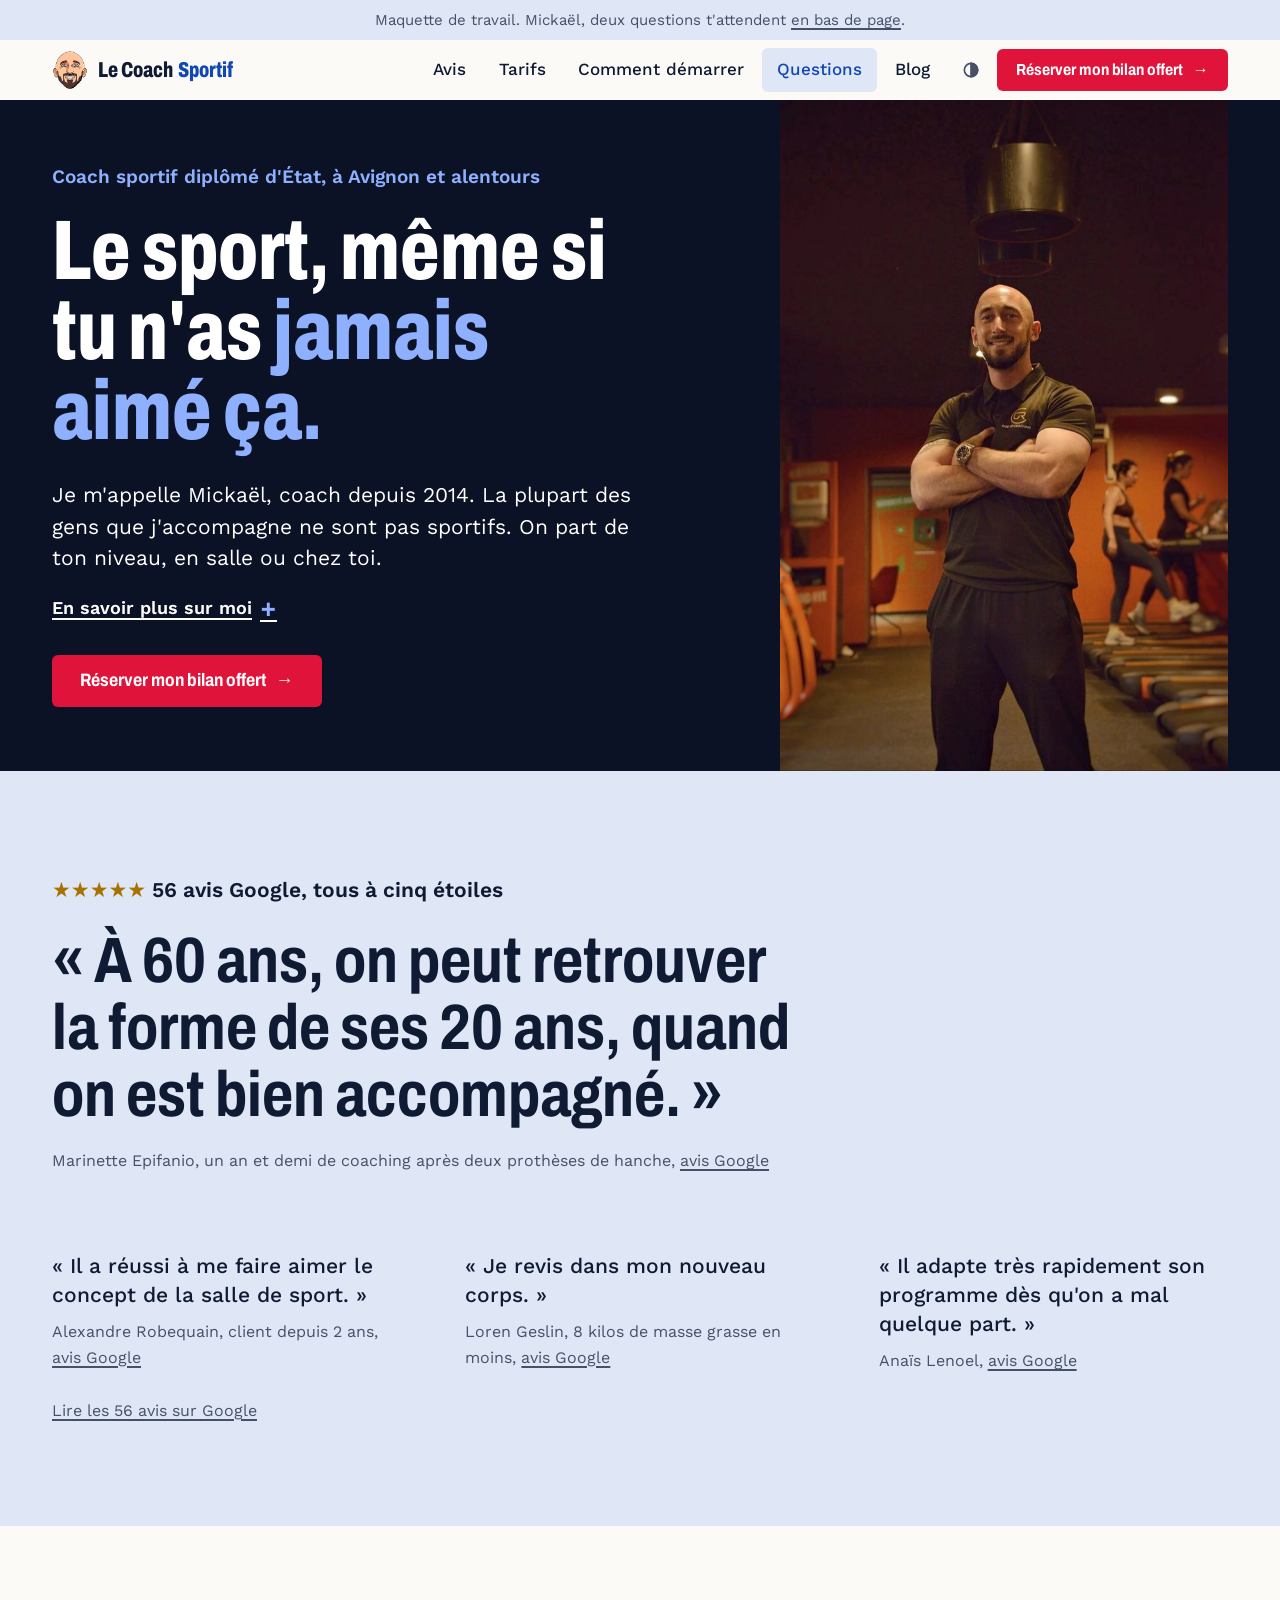
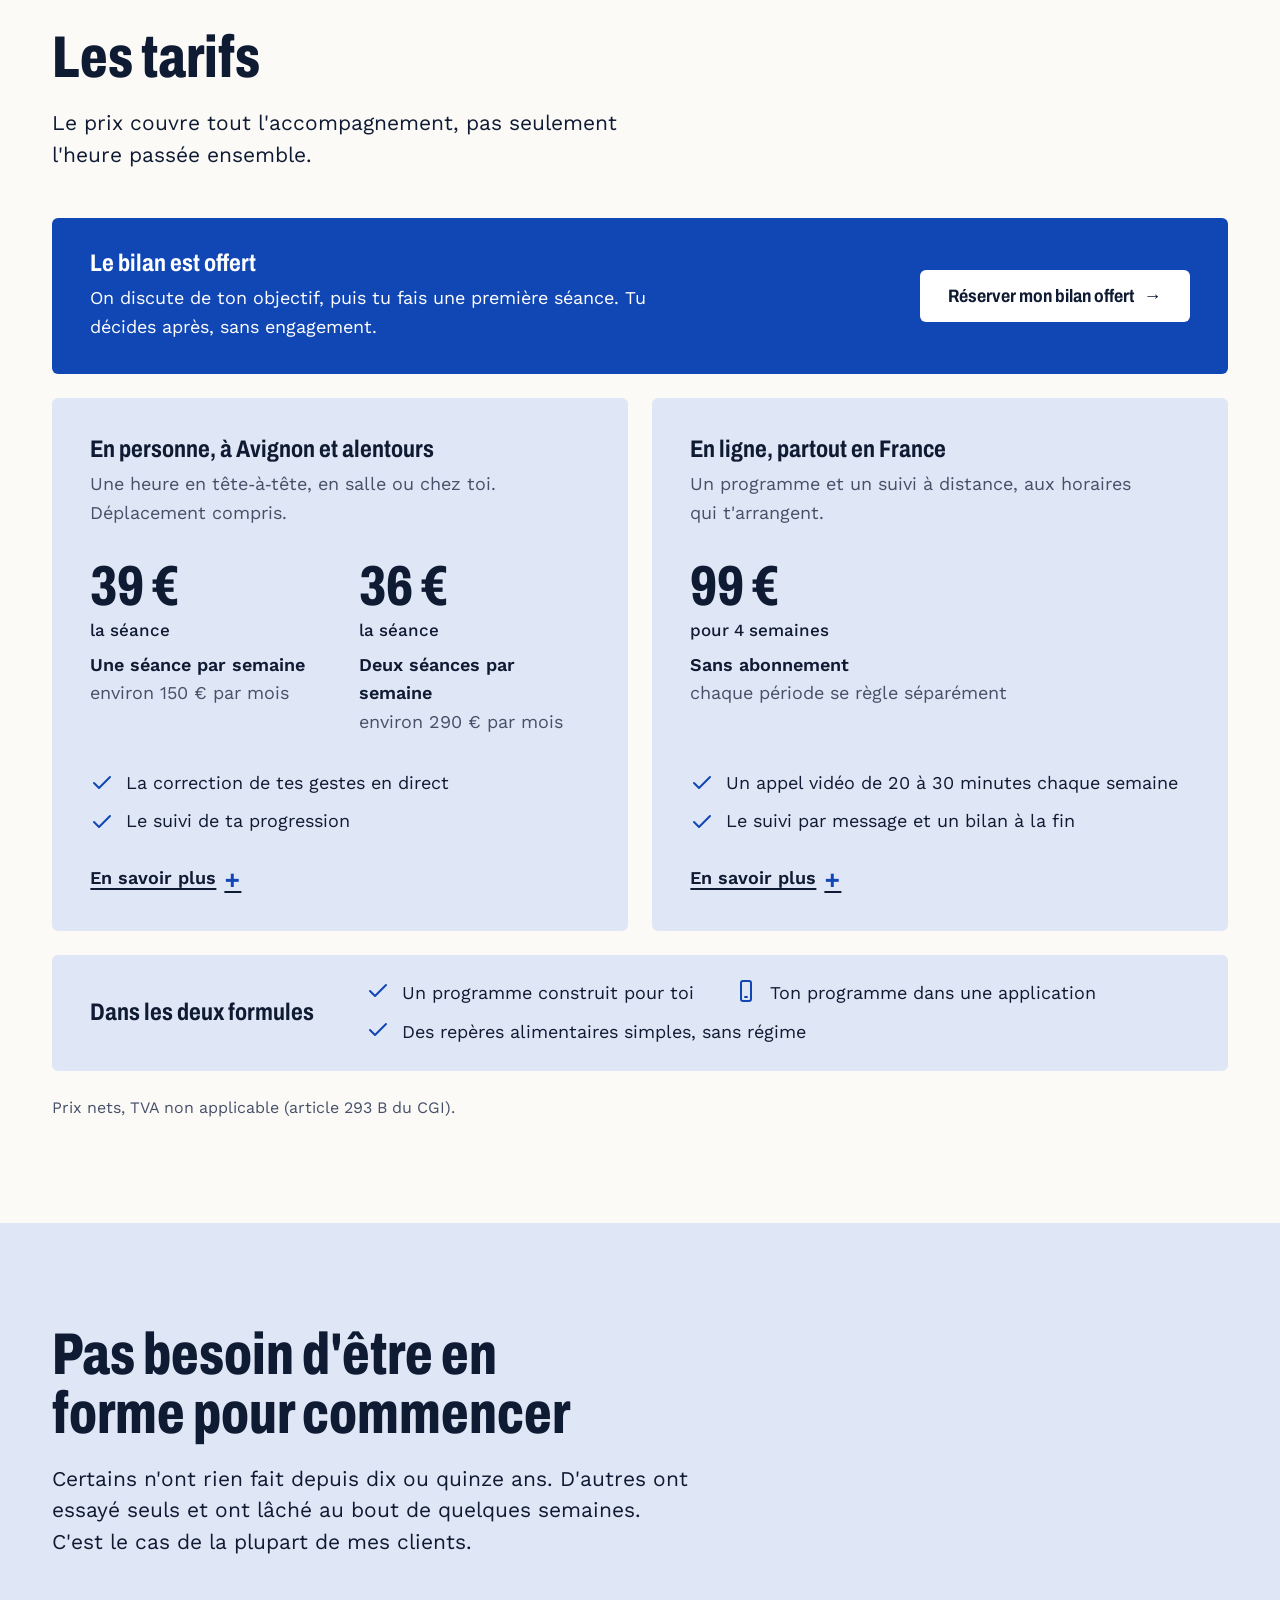
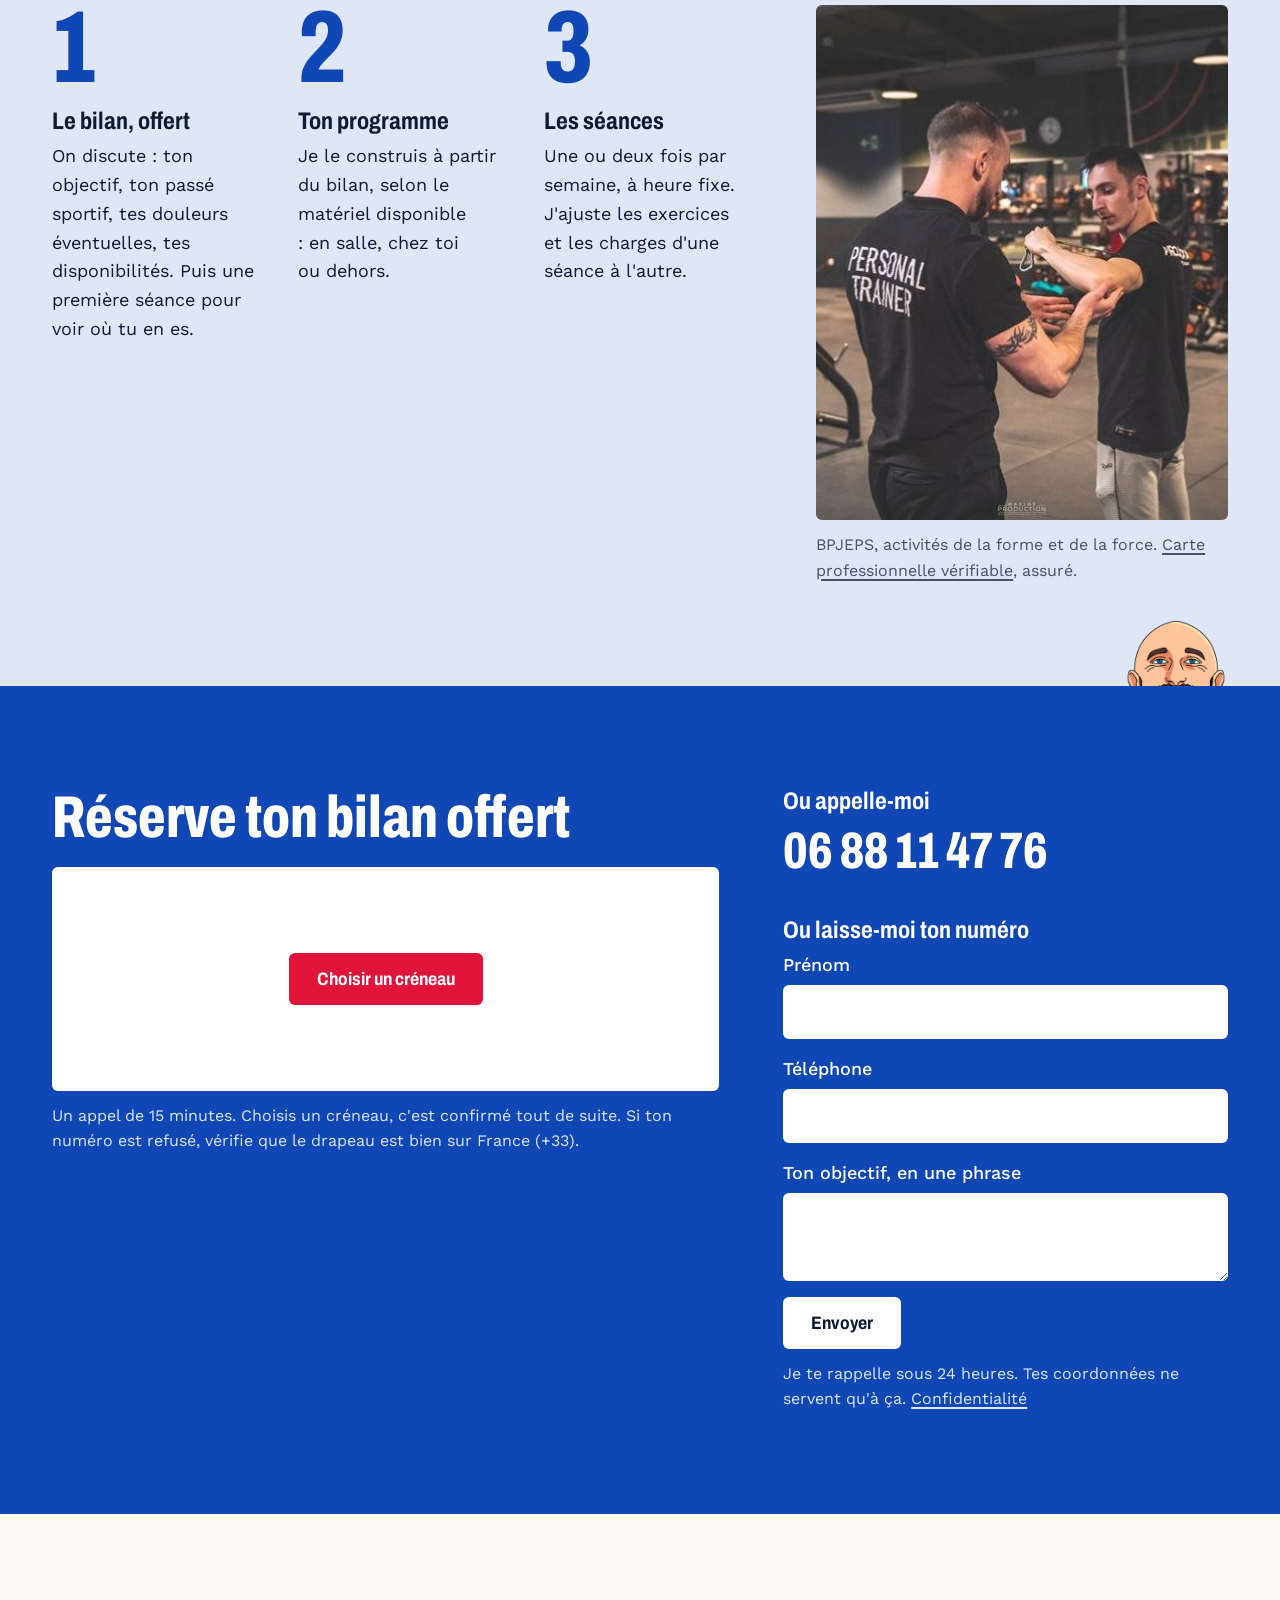
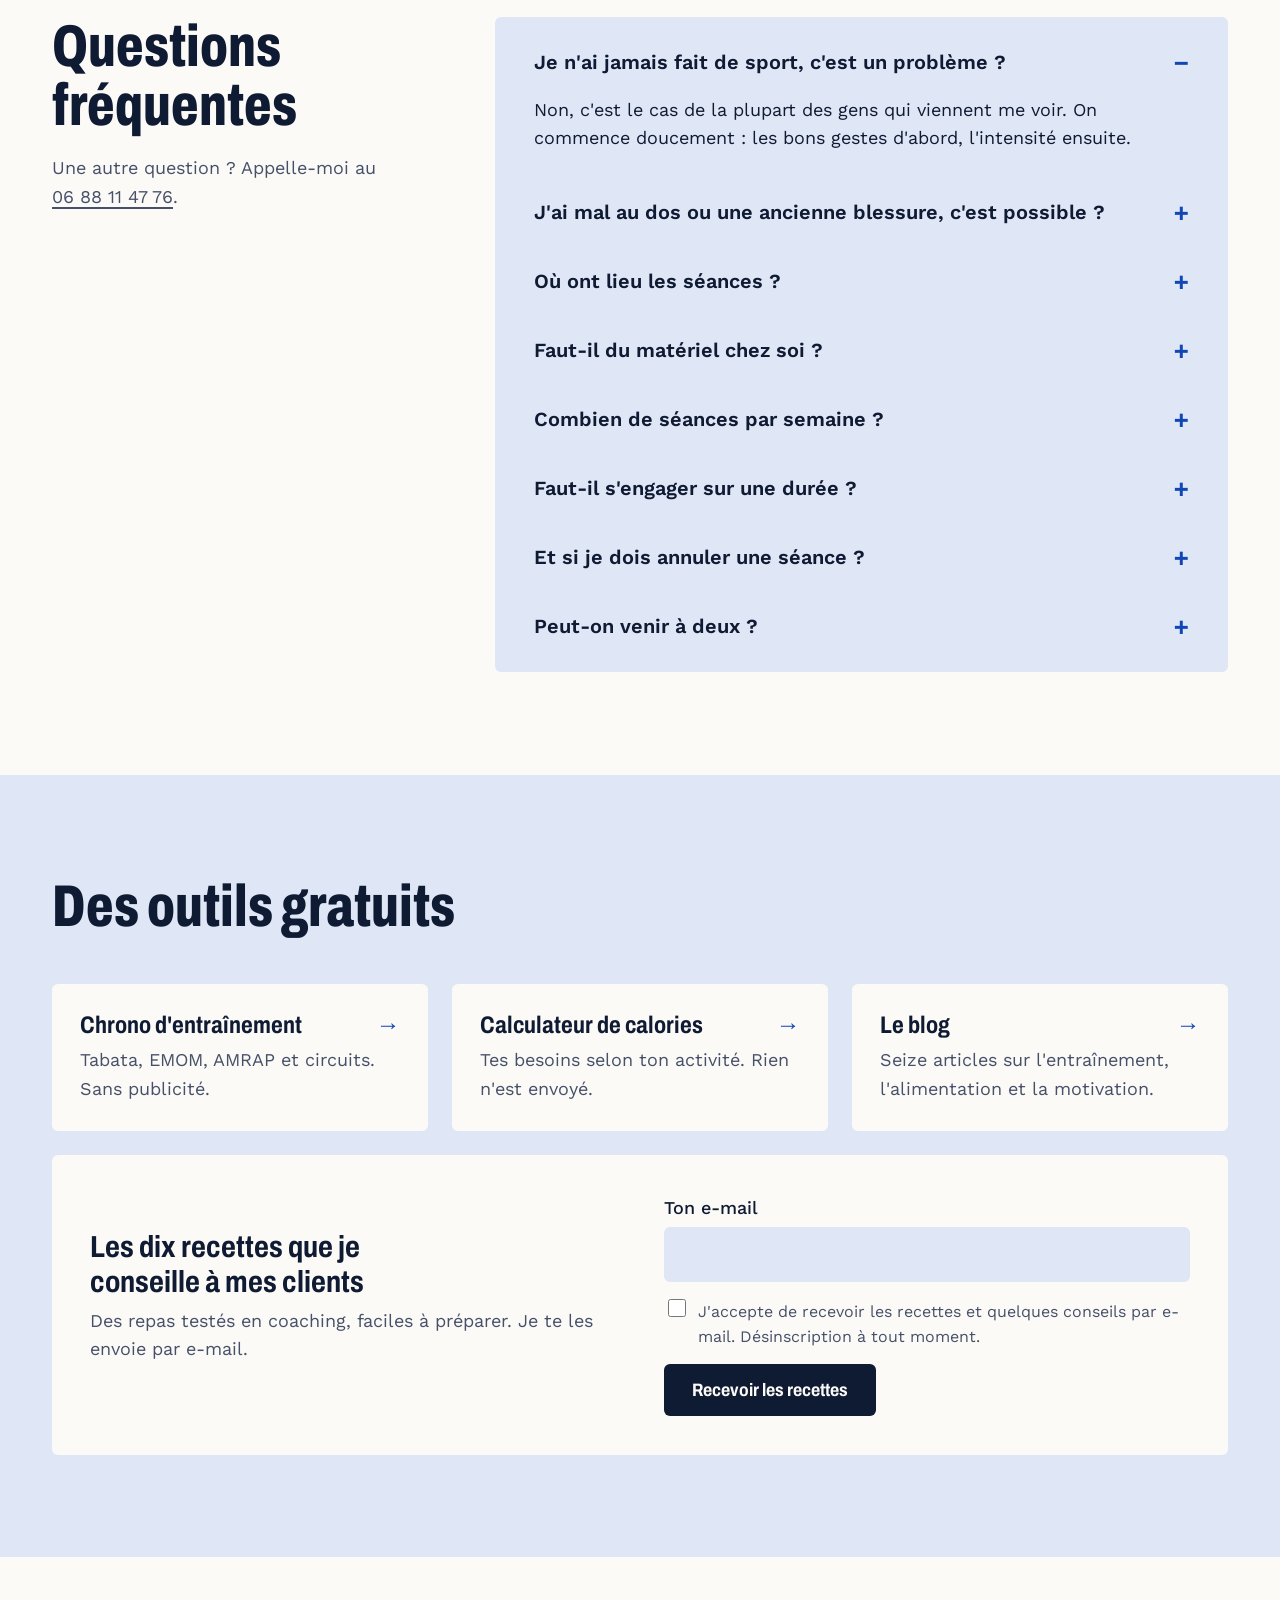
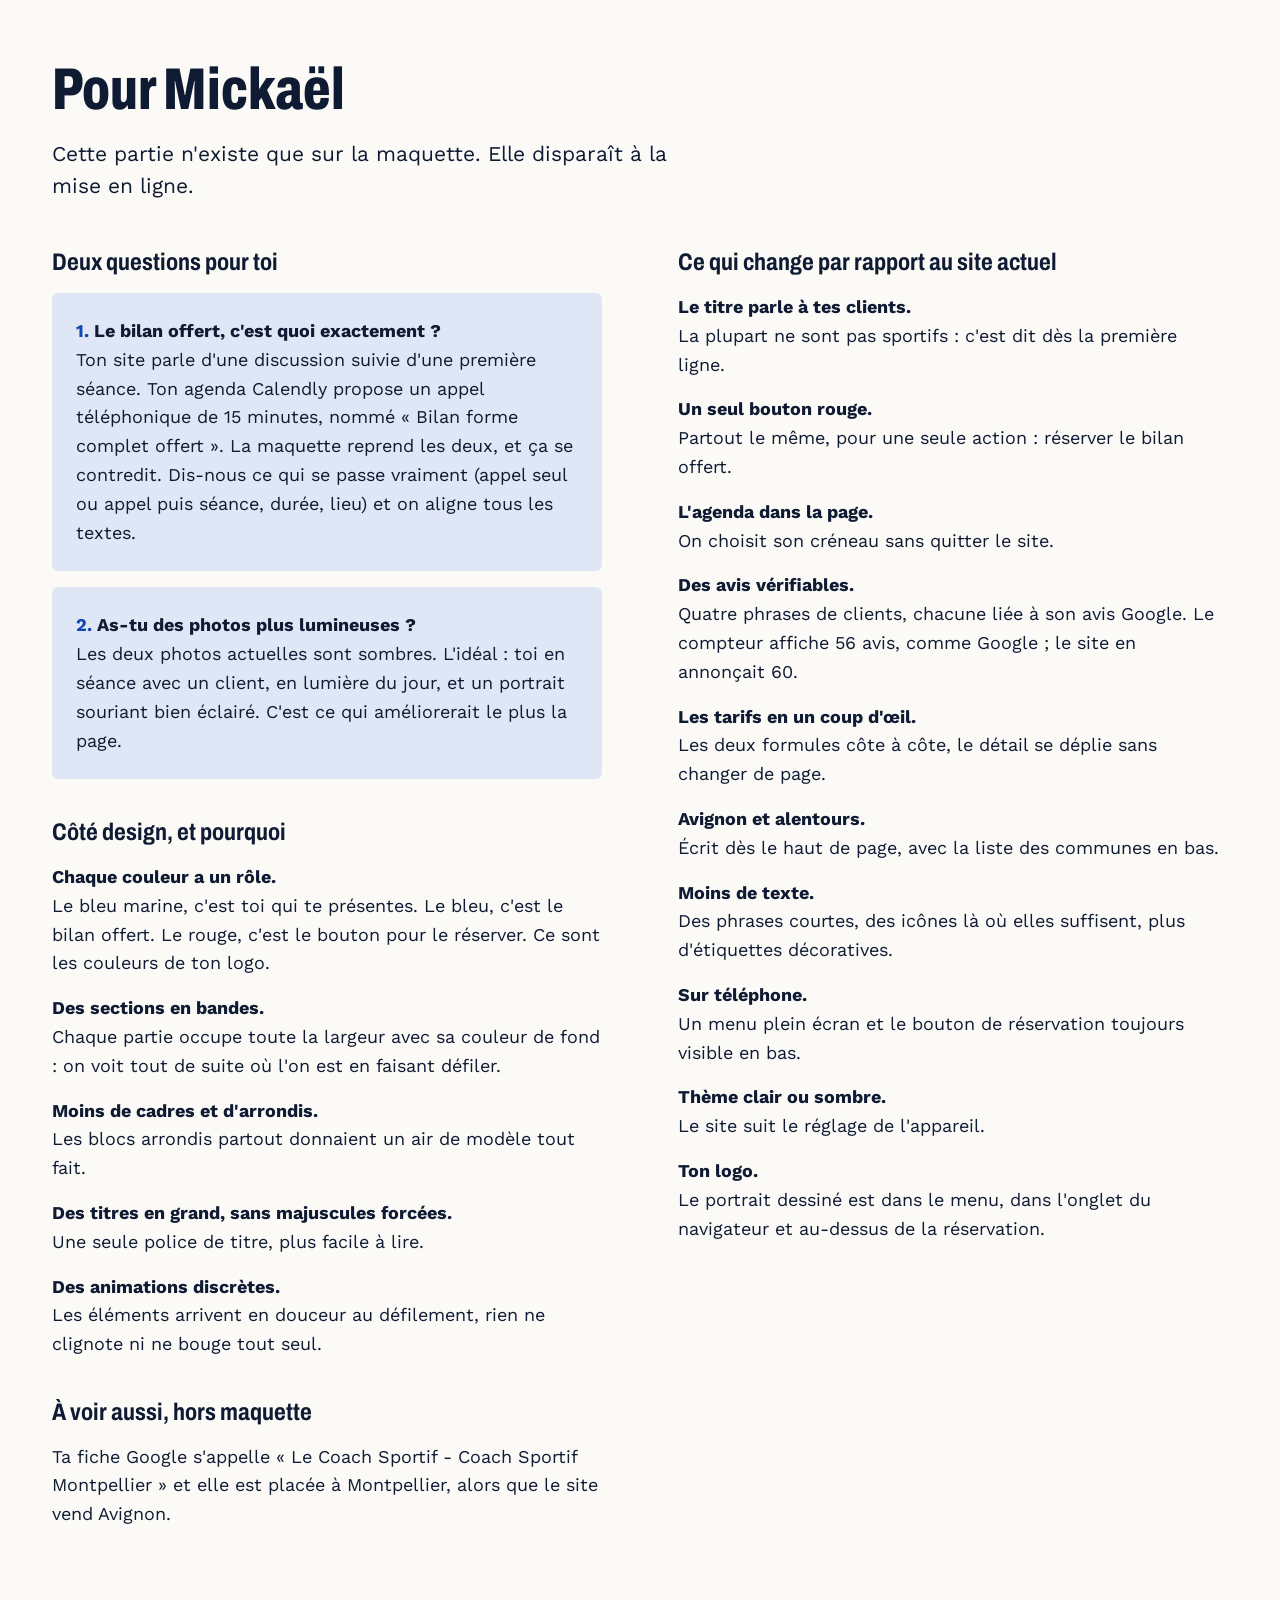
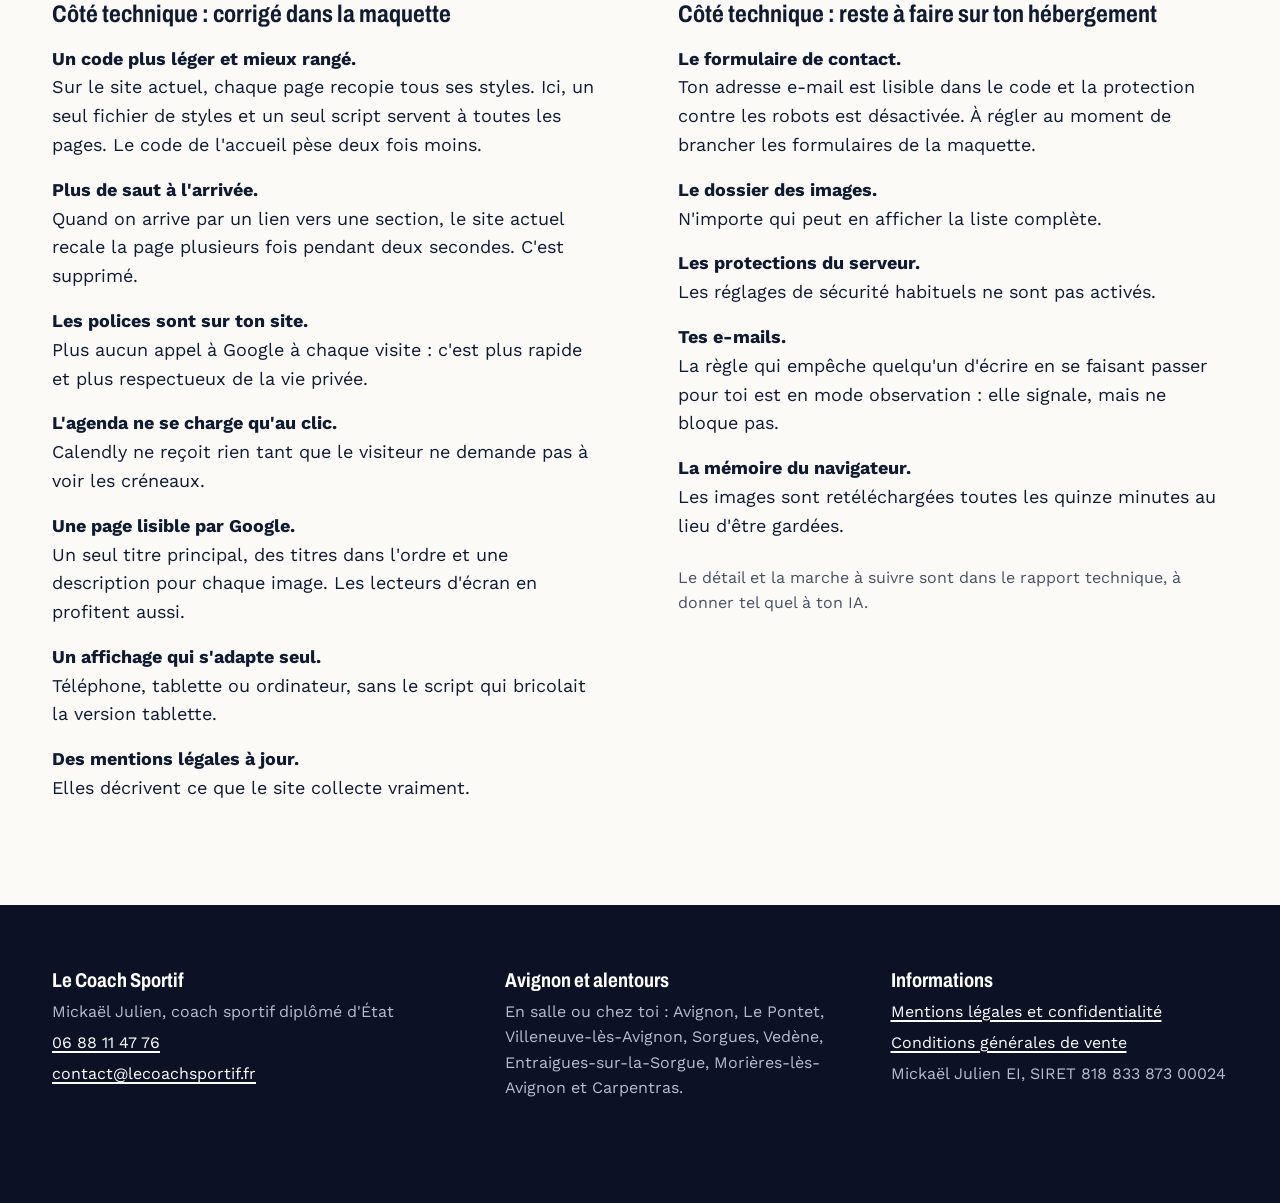
<file: index.html>
<!DOCTYPE html>
<html lang="fr">
<head>
<meta charset="UTF-8">
<meta name="viewport" content="width=device-width, initial-scale=1">
<title>Coach sportif à Avignon et alentours, en salle ou à domicile | Mickaël Julien</title>
<meta name="description" content="Mickaël Julien, coach sportif diplômé d'État depuis 2014 à Avignon et alentours. Séances individuelles d'une heure, en salle ou à domicile. Bilan offert.">
<meta name="robots" content="noindex">
<script>
  /* Thème choisi à la main ; sans choix enregistré, le système décide. */
  try {
    var saved = localStorage.getItem('theme');
    if (saved === 'light' || saved === 'dark') document.documentElement.dataset.theme = saved;
  } catch (e) {}
</script>
<link rel="preload" href="fonts/archivo.woff2" as="font" type="font/woff2" crossorigin>
<link rel="icon" href="favicon.png" type="image/png">
<link rel="stylesheet" href="site.css?v=ea00624c">
</head>
<body>

<p class="draft">Maquette de travail. Mickaël, deux questions t'attendent <a href="#pour-mickael">en bas de page</a>.</p>

<header class="nav">
  <div class="nav-bar">
    <a class="brand" href="./"><img src="images/mickael-dessin.png" width="240" height="254" alt="">Le Coach <span>Sportif</span></a>
    <nav class="nav-links" aria-label="Navigation principale">
      <a href="#avis">Avis</a>
      <a href="#tarifs">Tarifs</a>
      <a href="#demarrer">Comment démarrer</a>
      <a href="#questions">Questions</a>
      <a href="https://lecoachsportif.fr/blog/">Blog</a>
    </nav>
    <button class="theme-btn" type="button" data-theme-cycle>
      <svg viewBox="0 0 24 24" data-icon="system" aria-hidden="true"><circle cx="12" cy="12" r="8"/><path d="M12 4a8 8 0 0 1 0 16z" fill="currentColor"/></svg>
      <svg viewBox="0 0 24 24" data-icon="light" aria-hidden="true"><circle cx="12" cy="12" r="4"/><path d="M12 2v2M12 20v2M2 12h2M20 12h2M5 5l1.5 1.5M17.5 17.5 19 19M19 5l-1.5 1.5M6.5 17.5 5 19"/></svg>
      <svg viewBox="0 0 24 24" data-icon="dark" aria-hidden="true"><path d="M20 14.5A8 8 0 0 1 9.5 4 8 8 0 1 0 20 14.5z"/></svg>
      <span class="theme-label"></span>
    </button>
    <a class="btn small" href="#reserver">Réserver mon bilan offert</a>
    <button class="ghost menu-open" type="button" id="menuOpen" aria-haspopup="dialog">Menu</button>
  </div>
</header>

<dialog class="sheet" id="menu" aria-label="Menu">
  <button class="ghost close" type="button" id="menuClose">Fermer</button>
  <nav>
      <a href="#avis">Avis</a>
      <a href="#tarifs">Tarifs</a>
      <a href="#demarrer">Comment démarrer</a>
      <a href="#questions">Questions</a>
      <a href="https://lecoachsportif.fr/blog/">Blog</a>
  </nav>
  <div class="sheet-foot">
    <a href="tel:+33688114776">06 88 11 47 76</a>
    <a class="btn" href="#reserver">Réserver mon bilan offert</a>
    <button class="theme-btn" type="button" data-theme-cycle>
      <svg viewBox="0 0 24 24" data-icon="system" aria-hidden="true"><circle cx="12" cy="12" r="8"/><path d="M12 4a8 8 0 0 1 0 16z" fill="currentColor"/></svg>
      <svg viewBox="0 0 24 24" data-icon="light" aria-hidden="true"><circle cx="12" cy="12" r="4"/><path d="M12 2v2M12 20v2M2 12h2M20 12h2M5 5l1.5 1.5M17.5 17.5 19 19M19 5l-1.5 1.5M6.5 17.5 5 19"/></svg>
      <svg viewBox="0 0 24 24" data-icon="dark" aria-hidden="true"><path d="M20 14.5A8 8 0 0 1 9.5 4 8 8 0 1 0 20 14.5z"/></svg>
      <span class="theme-label"></span>
    </button>
  </div>
</dialog>

<main>

  <svg class="sprite" aria-hidden="true">
    <symbol id="i-check" viewBox="0 0 24 24"><path d="m4 12 5 5L20 6"/></symbol>
    <symbol id="i-user" viewBox="0 0 24 24"><circle cx="12" cy="8" r="4"/><path d="M4 21a8 8 0 0 1 16 0"/></symbol>
    <symbol id="i-phone" viewBox="0 0 24 24"><rect x="7" y="2" width="10" height="20" rx="2"/><path d="M11 18h2"/></symbol>
    <symbol id="i-calendar" viewBox="0 0 24 24"><rect x="3" y="4" width="18" height="17" rx="2"/><path d="M3 9h18M8 2v4M16 2v4"/></symbol>
    <symbol id="i-card" viewBox="0 0 24 24"><rect x="2" y="5" width="20" height="14" rx="2"/><path d="M2 10h20"/></symbol>
    <symbol id="i-video" viewBox="0 0 24 24"><rect x="2" y="6" width="14" height="12" rx="2"/><path d="m16 10 6-3v10l-6-3"/></symbol>
    <symbol id="i-swap" viewBox="0 0 24 24"><path d="M4 8h15l-3-3M20 16H5l3 3"/></symbol>
  </svg>

  <section class="band band--dark hero">
    <div class="wrap hero-grid">
      <div class="hero-head">
        <h1><span class="where">Coach sportif diplômé d'État, à Avignon et alentours</span><span class="line">Le sport, même si</span> <span class="line">tu n'as <em>jamais</em></span> <span class="line"><em>aimé ça.</em></span></h1>
      </div>
      <figure class="hero-photo">
        <img src="images/mickael-julien.jpg" width="700" height="1048" fetchpriority="high" alt="Mickaël Julien, souriant, dans la salle où il entraîne">
      </figure>
      <div class="hero-body">
        <p class="lead">Je m'appelle Mickaël, coach depuis 2014. La plupart des gens que j'accompagne ne sont pas sportifs. On part de ton niveau, en salle ou chez toi.</p>
        <details class="more about">
          <summary>En savoir plus sur moi</summary>
          <p>Mon travail : corriger tes gestes, doser l'effort et tenir le cap avec toi, semaine après semaine. Si tu habites loin d'Avignon, je te suis à distance.</p>
          <ul class="facts">
            <li><svg class="ico" aria-hidden="true"><use href="#i-check"/></svg><span>Diplôme d'État BPJEPS, spécialité activités physiques de la forme et de la force. Une formation en anatomie, en physiologie et en sécurité.</span></li>
            <li><svg class="ico" aria-hidden="true"><use href="#i-check"/></svg><span>Carte professionnelle d'éducateur sportif, <a href="https://recherche-educateur.sports.gouv.fr" rel="noopener">vérifiable en ligne</a>.</span></li>
            <li><svg class="ico" aria-hidden="true"><use href="#i-check"/></svg><span>Assuré en responsabilité civile professionnelle.</span></li>
          </ul>
        </details>
        <div class="hero-actions">
          <a class="btn" href="#reserver" id="heroBook">Réserver mon bilan offert</a>
        </div>
      </div>
    </div>
  </section>

  <section class="band band--tint" id="avis">
    <div class="wrap">
      <h2 class="rating"><span class="stars" aria-hidden="true">★★★★★</span> 56 avis Google, tous à cinq étoiles</h2>
      <figure class="voice featured">
        <blockquote>« À 60 ans, on peut retrouver la forme de ses 20 ans, quand on est bien accompagné. »</blockquote>
        <figcaption>Marinette Epifanio, un an et demi de coaching après deux prothèses de hanche, <a href="https://www.google.com/maps/contrib/117958380226126533431/place/ChIJQWrjyyGvthIRpLLf7QFSSnQ" rel="noopener">avis Google</a></figcaption>
      </figure>
      <div class="voices">
      <figure class="voice">
        <blockquote>« Il a réussi à me faire aimer le concept de la salle de sport. »</blockquote>
        <figcaption>Alexandre Robequain, client depuis 2 ans, <a href="https://www.google.com/maps/contrib/102161486394926743464/place/ChIJQWrjyyGvthIRpLLf7QFSSnQ" rel="noopener">avis Google</a></figcaption>
      </figure>
      <figure class="voice">
        <blockquote>« Je revis dans mon nouveau corps. »</blockquote>
        <figcaption>Loren Geslin, 8 kilos de masse grasse en moins, <a href="https://www.google.com/maps/contrib/100327429019744386675/place/ChIJQWrjyyGvthIRpLLf7QFSSnQ" rel="noopener">avis Google</a></figcaption>
      </figure>
      <figure class="voice">
        <blockquote>« Il adapte très rapidement son programme dès qu'on a mal quelque part. »</blockquote>
        <figcaption>Anaïs Lenoel, <a href="https://www.google.com/maps/contrib/116661755767417119550/place/ChIJQWrjyyGvthIRpLLf7QFSSnQ" rel="noopener">avis Google</a></figcaption>
      </figure>
      </div>
      <p class="fine"><a href="https://maps.app.goo.gl/a9kZfkyKhgSr3w8s7" rel="noopener">Lire les 56 avis sur Google</a></p>
    </div>
  </section>

  <section class="band" id="tarifs">
    <div class="wrap">
      <div class="intro">
        <h2>Les tarifs</h2>
        <p class="lead">Le prix couvre tout l'accompagnement, pas seulement l'heure passée ensemble.</p>
      </div>
      <div class="free-first">
        <div>
          <h3>Le bilan est offert</h3>
          <p>On discute de ton objectif, puis tu fais une première séance. Tu décides après, sans engagement.</p>
        </div>
        <a class="btn quiet" href="#reserver">Réserver mon bilan offert</a>
      </div>
      <div class="offers">
        <div class="offer">
          <h3>En personne, à Avignon et alentours</h3>
          <p>Une heure en tête‑à‑tête, en salle ou chez toi. Déplacement compris.</p>
          <div class="rates">
            <div class="rate"><strong>39 € <small>la séance</small></strong><span>Une séance par semaine<span class="muted">environ 150 € par mois</span></span></div>
            <div class="rate"><strong>36 € <small>la séance</small></strong><span>Deux séances par semaine<span class="muted">environ 290 € par mois</span></span></div>
          </div>
          <ul class="ticks">
            <li><svg class="ico" aria-hidden="true"><use href="#i-check"/></svg><span>La correction de tes gestes en direct</span></li>
            <li><svg class="ico" aria-hidden="true"><use href="#i-check"/></svg><span>Le suivi de ta progression</span></li>
          </ul>
          <details class="more">
            <summary>En savoir plus</summary>
            <ul class="facts">
              <li><svg class="ico" aria-hidden="true"><use href="#i-user"/></svg><span>Pour toi si tu débutes, si tu reprends, ou si sans rendez-vous tu n'irais pas.</span></li>
              <li><svg class="ico" aria-hidden="true"><use href="#i-calendar"/></svg><span>Une séance se reporte sans frais jusqu'à 24 heures avant.</span></li>
              <li><svg class="ico" aria-hidden="true"><use href="#i-card"/></svg><span>Paiement par virement, chèque ou espèces.</span></li>
              <li><svg class="ico" aria-hidden="true"><use href="#i-swap"/></svg><span>Horaires qui changent tout le temps ? Choisis plutôt le coaching en ligne.</span></li>
            </ul>
          </details>
        </div>
        <div class="offer">
          <h3>En ligne, partout en France</h3>
          <p>Un programme et un suivi à distance, aux horaires qui t'arrangent.</p>
          <div class="rates">
            <div class="rate"><strong>99 € <small>pour 4 semaines</small></strong><span>Sans abonnement<span class="muted">chaque période se règle séparément</span></span></div>
          </div>
          <ul class="ticks">
            <li><svg class="ico" aria-hidden="true"><use href="#i-check"/></svg><span>Un appel vidéo de 20 à 30 minutes chaque semaine</span></li>
            <li><svg class="ico" aria-hidden="true"><use href="#i-check"/></svg><span>Le suivi par message et un bilan à la fin</span></li>
          </ul>
          <details class="more">
            <summary>En savoir plus</summary>
            <ul class="facts">
              <li><svg class="ico" aria-hidden="true"><use href="#i-user"/></svg><span>Pour toi si tu habites loin, si tes horaires changent, ou si tu stagnes seul.</span></li>
              <li><svg class="ico" aria-hidden="true"><use href="#i-video"/></svg><span>L'appel se fait sur WhatsApp ou FaceTime.</span></li>
              <li><svg class="ico" aria-hidden="true"><use href="#i-card"/></svg><span>Paiement par PayPal ou carte bancaire.</span></li>
              <li><svg class="ico" aria-hidden="true"><use href="#i-swap"/></svg><span>Débutant complet ? Choisis plutôt quelques séances en personne.</span></li>
            </ul>
            <a class="btn plain" href="https://www.paypal.com/ncp/payment/DQ3FPC8XZ4YDE" rel="noopener">Payer mes 4 premières semaines</a>
            <p class="fine">Je te contacte sous 24 heures. En payant, tu acceptes les <a href="cgv/">conditions générales de vente</a>.</p>
          </details>
        </div>
      </div>
      <div class="both">
        <h3>Dans les deux formules</h3>
        <ul>
          <li><svg class="ico" aria-hidden="true"><use href="#i-check"/></svg><span>Un programme construit pour toi</span></li>
          <li><svg class="ico" aria-hidden="true"><use href="#i-phone"/></svg><span>Ton programme dans une application</span></li>
          <li><svg class="ico" aria-hidden="true"><use href="#i-check"/></svg><span>Des repères alimentaires simples, sans régime</span></li>
        </ul>
      </div>
      <p class="fine">Prix nets, TVA non applicable (article 293 B du CGI).</p>
    </div>
  </section>

  <section class="band band--tint" id="demarrer">
    <div class="wrap">
      <div class="intro">
        <h2>Pas besoin d'être en forme pour commencer</h2>
        <p class="lead">Certains n'ont rien fait depuis dix ou quinze ans. D'autres ont essayé seuls et ont lâché au bout de quelques semaines. C'est le cas de la plupart de mes clients.</p>
      </div>
      <div class="start">
        <ol class="steps">
          <li><h3>Le bilan, offert</h3><p>On discute : ton objectif, ton passé sportif, tes douleurs éventuelles, tes disponibilités. Puis une première séance pour voir où tu en es.</p></li>
          <li><h3>Ton programme</h3><p>Je le construis à partir du bilan, selon le matériel disponible : en salle, chez toi ou dehors.</p></li>
          <li><h3>Les séances</h3><p>Une ou deux fois par semaine, à heure fixe. J'ajuste les exercices et les charges d'une séance à l'autre.</p></li>
        </ol>
        <figure>
          <img src="images/seance-3.jpg" width="640" height="513" loading="lazy" decoding="async" alt="Mickaël guide le mouvement d'un client pendant une séance en salle">
          <figcaption>BPJEPS, activités de la forme et de la force. <a href="https://recherche-educateur.sports.gouv.fr" rel="noopener">Carte professionnelle vérifiable</a>, assuré.</figcaption>
        </figure>
      </div>
    </div>
  </section>

  <section class="band band--blue" id="reserver">
    <span class="peek"><img src="images/mickael-dessin.png" width="240" height="254" loading="lazy" alt=""></span>
    <div class="wrap booking">
      <div>
        <h2>Réserve ton bilan offert</h2>
        <div class="slots" id="slots">
          <button class="btn" type="button" id="slotsLoad">Choisir un créneau</button>
        </div>
        <p class="note">Un appel de 15 minutes. Choisis un créneau, c'est confirmé tout de suite. Si ton numéro est refusé, vérifie que le drapeau est bien sur France (+33).</p>
      </div>
      <div class="direct">
        <h3>Ou appelle-moi</h3>
        <a class="tel" href="tel:+33688114776">06 88 11 47 76</a>
        <h3>Ou laisse-moi ton numéro</h3>
        <form class="callback" id="callback">
          <label>Prénom <input class="field" type="text" name="firstname" autocomplete="given-name" required></label>
          <label>Téléphone <input class="field" type="tel" name="phone" autocomplete="tel" required></label>
          <label>Ton objectif, en une phrase <textarea class="field" name="message"></textarea></label>
          <button class="btn quiet" type="submit">Envoyer</button>
        </form>
        <p class="note">Je te rappelle sous 24 heures. Tes coordonnées ne servent qu'à ça. <a href="mentions-legales/#confidentialite">Confidentialité</a></p>
      </div>
    </div>
  </section>

  <section class="band" id="questions">
    <div class="wrap faq">
      <div>
        <h2>Questions fréquentes</h2>
        <p class="muted">Une autre question ? Appelle-moi au <a href="tel:+33688114776">06 88 11 47 76</a>.</p>
      </div>
      <div class="faq-list">
    <details open>
      <summary>Je n'ai jamais fait de sport, c'est un problème ?</summary>
      <p>Non, c'est le cas de la plupart des gens qui viennent me voir. On commence doucement : les bons gestes d'abord, l'intensité ensuite.</p>
    </details>
    <details>
      <summary>J'ai mal au dos ou une ancienne blessure, c'est possible ?</summary>
      <p>Souvent oui. Ma première question sera de savoir si tu as consulté. Avec un avis médical favorable, on adapte les mouvements et on renforce progressivement. Je travaille volontiers avec ton kiné ou ton médecin.</p>
    </details>
    <details>
      <summary>Où ont lieu les séances ?</summary>
      <p>En salle ou chez toi : Avignon, Le Pontet, Villeneuve-lès-Avignon, Sorgues, Vedène, Entraigues-sur-la-Sorgue, Morières-lès-Avignon et Carpentras. Le déplacement est compris. Si tu habites plus loin, il y a le coaching en ligne.</p>
    </details>
    <details>
      <summary>Faut-il du matériel chez soi ?</summary>
      <p>Non. On peut travailler au poids du corps ou avec quelques accessoires simples.</p>
    </details>
    <details>
      <summary>Combien de séances par semaine ?</summary>
      <p>Une ou deux avec moi, et des séances en autonomie avec ton programme. Ce qui compte, c'est la régularité : deux séances tenues six mois valent bien plus qu'un mois intensif suivi d'un abandon.</p>
    </details>
    <details>
      <summary>Faut-il s'engager sur une durée ?</summary>
      <p>Non. Au bilan, on estime ensemble le temps qu'il faut pour atteindre ton objectif. Cette durée sert de repère, il n'y a pas de contrat imposé.</p>
    </details>
    <details>
      <summary>Et si je dois annuler une séance ?</summary>
      <p>Préviens-moi au moins 24 heures avant et on la reporte. Passé ce délai, la séance est due : le créneau t'était réservé.</p>
    </details>
    <details>
      <summary>Peut-on venir à deux ?</summary>
      <p>Oui, quand les niveaux et les objectifs sont proches. Parle-m'en au bilan.</p>
    </details>
      </div>
    </div>
  </section>

  <section class="band band--tint">
    <div class="wrap">
      <div class="intro">
        <h2>Des outils gratuits</h2>
      </div>
      <div class="free">
        <a href="https://lecoachsportif.fr/chrono/"><h3>Chrono d'entraînement</h3><p>Tabata, EMOM, AMRAP et circuits. Sans publicité.</p></a>
        <a href="https://lecoachsportif.fr/calculateur/"><h3>Calculateur de calories</h3><p>Tes besoins selon ton activité. Rien n'est envoyé.</p></a>
        <a href="https://lecoachsportif.fr/blog/"><h3>Le blog</h3><p>Seize articles sur l'entraînement, l'alimentation et la motivation.</p></a>
      </div>
      <div class="ebook">
        <div>
          <h3>Les dix recettes que je conseille à mes clients</h3>
          <p class="muted">Des repas testés en coaching, faciles à préparer. Je te les envoie par e-mail.</p>
        </div>
        <form id="ebook">
          <label>Ton e-mail <input class="field" type="email" name="EMAIL" autocomplete="email" required></label>
          <label class="consent"><input type="checkbox" name="OPT_IN" required> <span>J'accepte de recevoir les recettes et quelques conseils par e-mail. Désinscription à tout moment.</span></label>
          <button class="btn plain" type="submit">Recevoir les recettes</button>
        </form>
      </div>
    </div>
  </section>

  <!-- Notes de travail : à retirer à la mise en ligne -->
  <section class="band memo" id="pour-mickael">
    <div class="wrap">
      <div class="intro">
        <h2>Pour Mickaël</h2>
        <p class="lead">Cette partie n'existe que sur la maquette. Elle disparaît à la mise en ligne.</p>
      </div>
      <div class="memo-grid">
        <div>
          <h3>Deux questions pour toi</h3>
          <ol class="asks">
            <li><strong>Le bilan offert, c'est quoi exactement ?</strong> Ton site parle d'une discussion suivie d'une première séance. Ton agenda Calendly propose un appel téléphonique de 15 minutes, nommé « Bilan forme complet offert ». La maquette reprend les deux, et ça se contredit. Dis-nous ce qui se passe vraiment (appel seul ou appel puis séance, durée, lieu) et on aligne tous les textes.</li>
            <li><strong>As-tu des photos plus lumineuses ?</strong> Les deux photos actuelles sont sombres. L'idéal : toi en séance avec un client, en lumière du jour, et un portrait souriant bien éclairé. C'est ce qui améliorerait le plus la page.</li>
          </ol>
          <h3>Côté design, et pourquoi</h3>
          <ul class="changes">
            <li><strong>Chaque couleur a un rôle.</strong> Le bleu marine, c'est toi qui te présentes. Le bleu, c'est le bilan offert. Le rouge, c'est le bouton pour le réserver. Ce sont les couleurs de ton logo.</li>
            <li><strong>Des sections en bandes.</strong> Chaque partie occupe toute la largeur avec sa couleur de fond : on voit tout de suite où l'on est en faisant défiler.</li>
            <li><strong>Moins de cadres et d'arrondis.</strong> Les blocs arrondis partout donnaient un air de modèle tout fait.</li>
            <li><strong>Des titres en grand, sans majuscules forcées.</strong> Une seule police de titre, plus facile à lire.</li>
            <li><strong>Des animations discrètes.</strong> Les éléments arrivent en douceur au défilement, rien ne clignote ni ne bouge tout seul.</li>
          </ul>
          <h3>À voir aussi, hors maquette</h3>
          <p>Ta fiche Google s'appelle « Le Coach Sportif - Coach Sportif Montpellier » et elle est placée à Montpellier, alors que le site vend Avignon.</p>
        </div>
        <div>
          <h3>Ce qui change par rapport au site actuel</h3>
          <ul class="changes">
            <li><strong>Le titre parle à tes clients.</strong> La plupart ne sont pas sportifs : c'est dit dès la première ligne.</li>
            <li><strong>Un seul bouton rouge.</strong> Partout le même, pour une seule action : réserver le bilan offert.</li>
            <li><strong>L'agenda dans la page.</strong> On choisit son créneau sans quitter le site.</li>
            <li><strong>Des avis vérifiables.</strong> Quatre phrases de clients, chacune liée à son avis Google. Le compteur affiche 56 avis, comme Google ; le site en annonçait 60.</li>
            <li><strong>Les tarifs en un coup d'œil.</strong> Les deux formules côte à côte, le détail se déplie sans changer de page.</li>
            <li><strong>Avignon et alentours.</strong> Écrit dès le haut de page, avec la liste des communes en bas.</li>
            <li><strong>Moins de texte.</strong> Des phrases courtes, des icônes là où elles suffisent, plus d'étiquettes décoratives.</li>
            <li><strong>Sur téléphone.</strong> Un menu plein écran et le bouton de réservation toujours visible en bas.</li>
            <li><strong>Thème clair ou sombre.</strong> Le site suit le réglage de l'appareil.</li>
            <li><strong>Ton logo.</strong> Le portrait dessiné est dans le menu, dans l'onglet du navigateur et au-dessus de la réservation.</li>
          </ul>
        </div>
      </div>
      <div class="memo-grid">
        <div>
          <h3>Côté technique : corrigé dans la maquette</h3>
          <ul class="changes">
            <li><strong>Un code plus léger et mieux rangé.</strong> Sur le site actuel, chaque page recopie tous ses styles. Ici, un seul fichier de styles et un seul script servent à toutes les pages. Le code de l'accueil pèse deux fois moins.</li>
            <li><strong>Plus de saut à l'arrivée.</strong> Quand on arrive par un lien vers une section, le site actuel recale la page plusieurs fois pendant deux secondes. C'est supprimé.</li>
            <li><strong>Les polices sont sur ton site.</strong> Plus aucun appel à Google à chaque visite : c'est plus rapide et plus respectueux de la vie privée.</li>
            <li><strong>L'agenda ne se charge qu'au clic.</strong> Calendly ne reçoit rien tant que le visiteur ne demande pas à voir les créneaux.</li>
            <li><strong>Une page lisible par Google.</strong> Un seul titre principal, des titres dans l'ordre et une description pour chaque image. Les lecteurs d'écran en profitent aussi.</li>
            <li><strong>Un affichage qui s'adapte seul.</strong> Téléphone, tablette ou ordinateur, sans le script qui bricolait la version tablette.</li>
            <li><strong>Des mentions légales à jour.</strong> Elles décrivent ce que le site collecte vraiment.</li>
          </ul>
        </div>
        <div>
          <h3>Côté technique : reste à faire sur ton hébergement</h3>
          <ul class="changes">
            <li><strong>Le formulaire de contact.</strong> Ton adresse e-mail est lisible dans le code et la protection contre les robots est désactivée. À régler au moment de brancher les formulaires de la maquette.</li>
            <li><strong>Le dossier des images.</strong> N'importe qui peut en afficher la liste complète.</li>
            <li><strong>Les protections du serveur.</strong> Les réglages de sécurité habituels ne sont pas activés.</li>
            <li><strong>Tes e-mails.</strong> La règle qui empêche quelqu'un d'écrire en se faisant passer pour toi est en mode observation : elle signale, mais ne bloque pas.</li>
            <li><strong>La mémoire du navigateur.</strong> Les images sont retéléchargées toutes les quinze minutes au lieu d'être gardées.</li>
          </ul>
          <p class="fine">Le détail et la marche à suivre sont dans le rapport technique, à donner tel quel à ton IA.</p>
        </div>
      </div>
    </div>
  </section>

</main>

<footer class="band band--dark foot">
  <div class="wrap">
    <div>
      <h3>Le Coach Sportif</h3>
      <p>Mickaël Julien, coach sportif diplômé d'État</p>
      <p><a href="tel:+33688114776">06 88 11 47 76</a></p>
      <p><a href="mailto:contact@lecoachsportif.fr">contact@lecoachsportif.fr</a></p>
    </div>
    <div>
      <h3>Avignon et alentours</h3>
      <p>En salle ou chez toi : Avignon, Le Pontet, Villeneuve-lès-Avignon, Sorgues, Vedène, Entraigues-sur-la-Sorgue, Morières-lès-Avignon et Carpentras.</p>
    </div>
    <div>
      <h3>Informations</h3>
      <p><a href="mentions-legales/">Mentions légales et confidentialité</a></p>
      <p><a href="cgv/">Conditions générales de vente</a></p>
      <p>Mickaël Julien EI, SIRET 818 833 873 00024</p>
    </div>
  </div>
</footer>
<div class="dock" id="dock"><a class="btn" href="#reserver">Réserver mon bilan offert</a></div>
<script src="site.js?v=5e69ae84"></script>
</body>
</html>
</file>
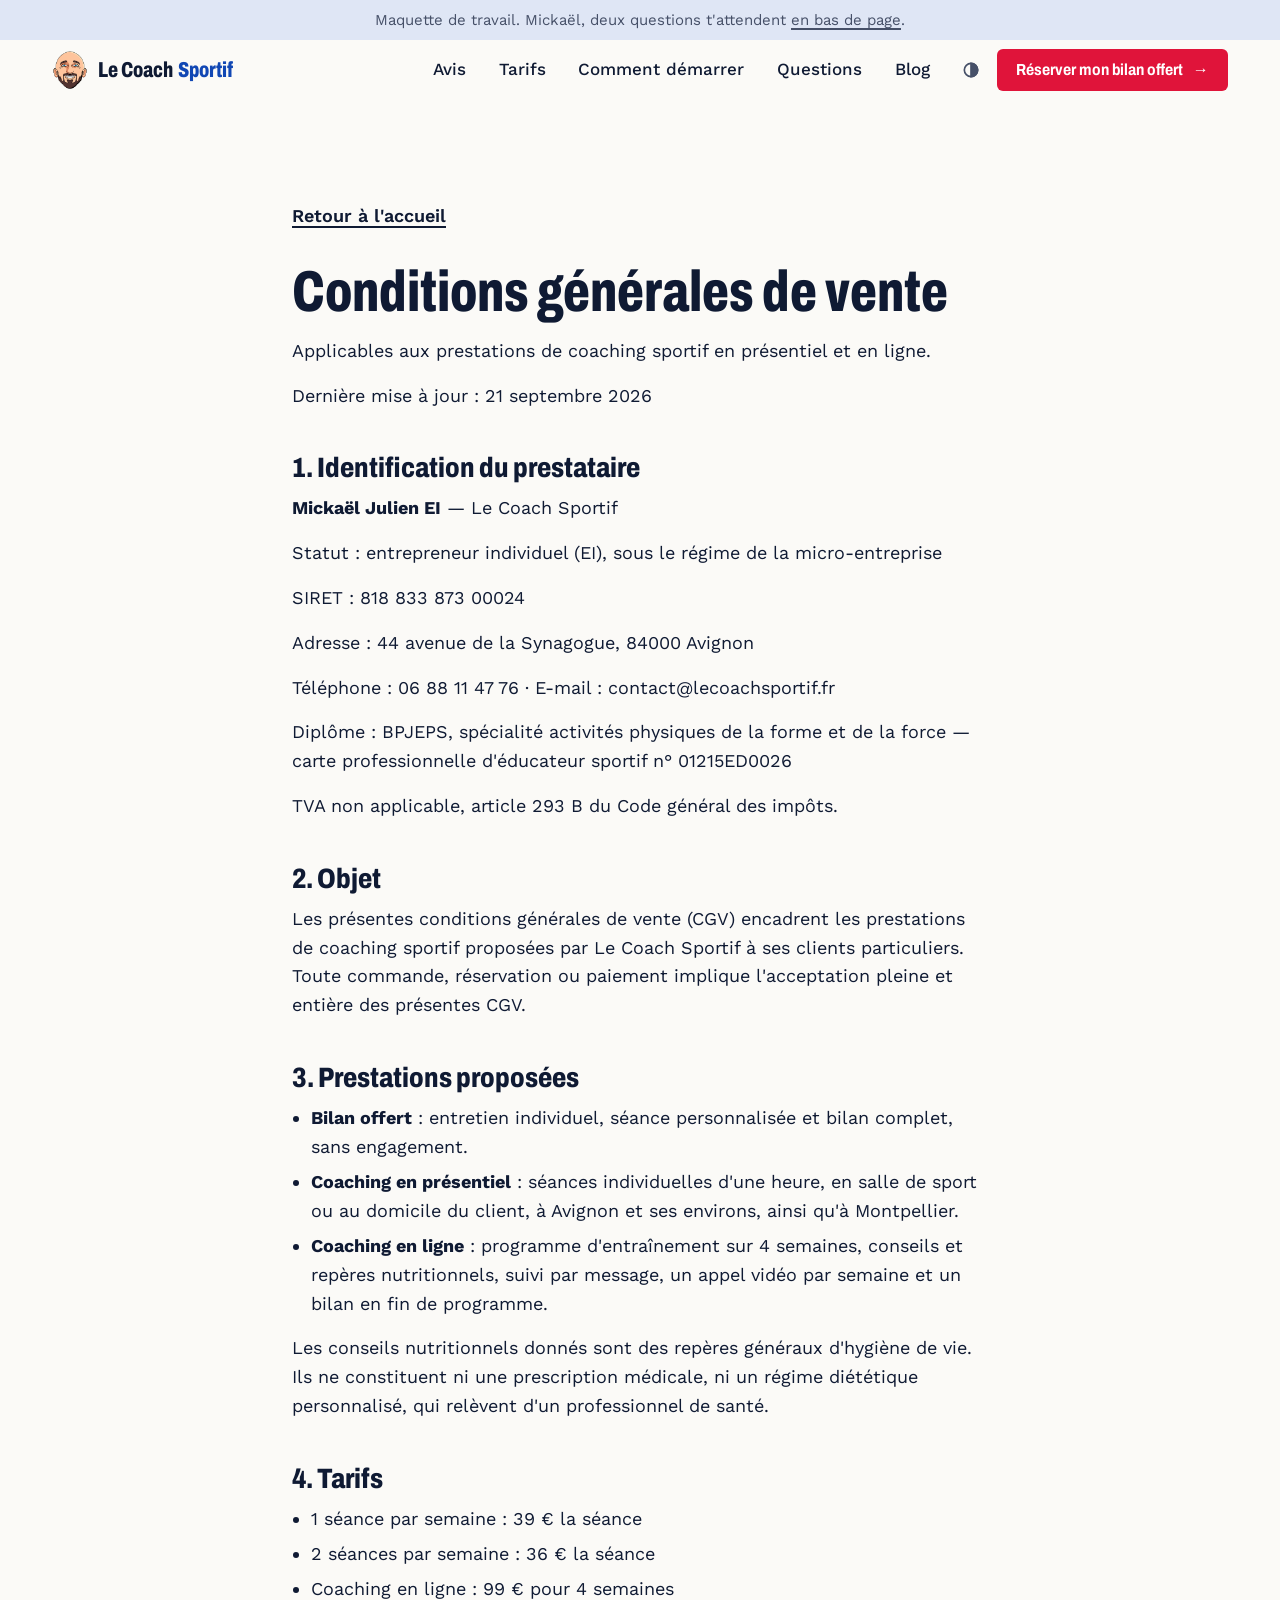
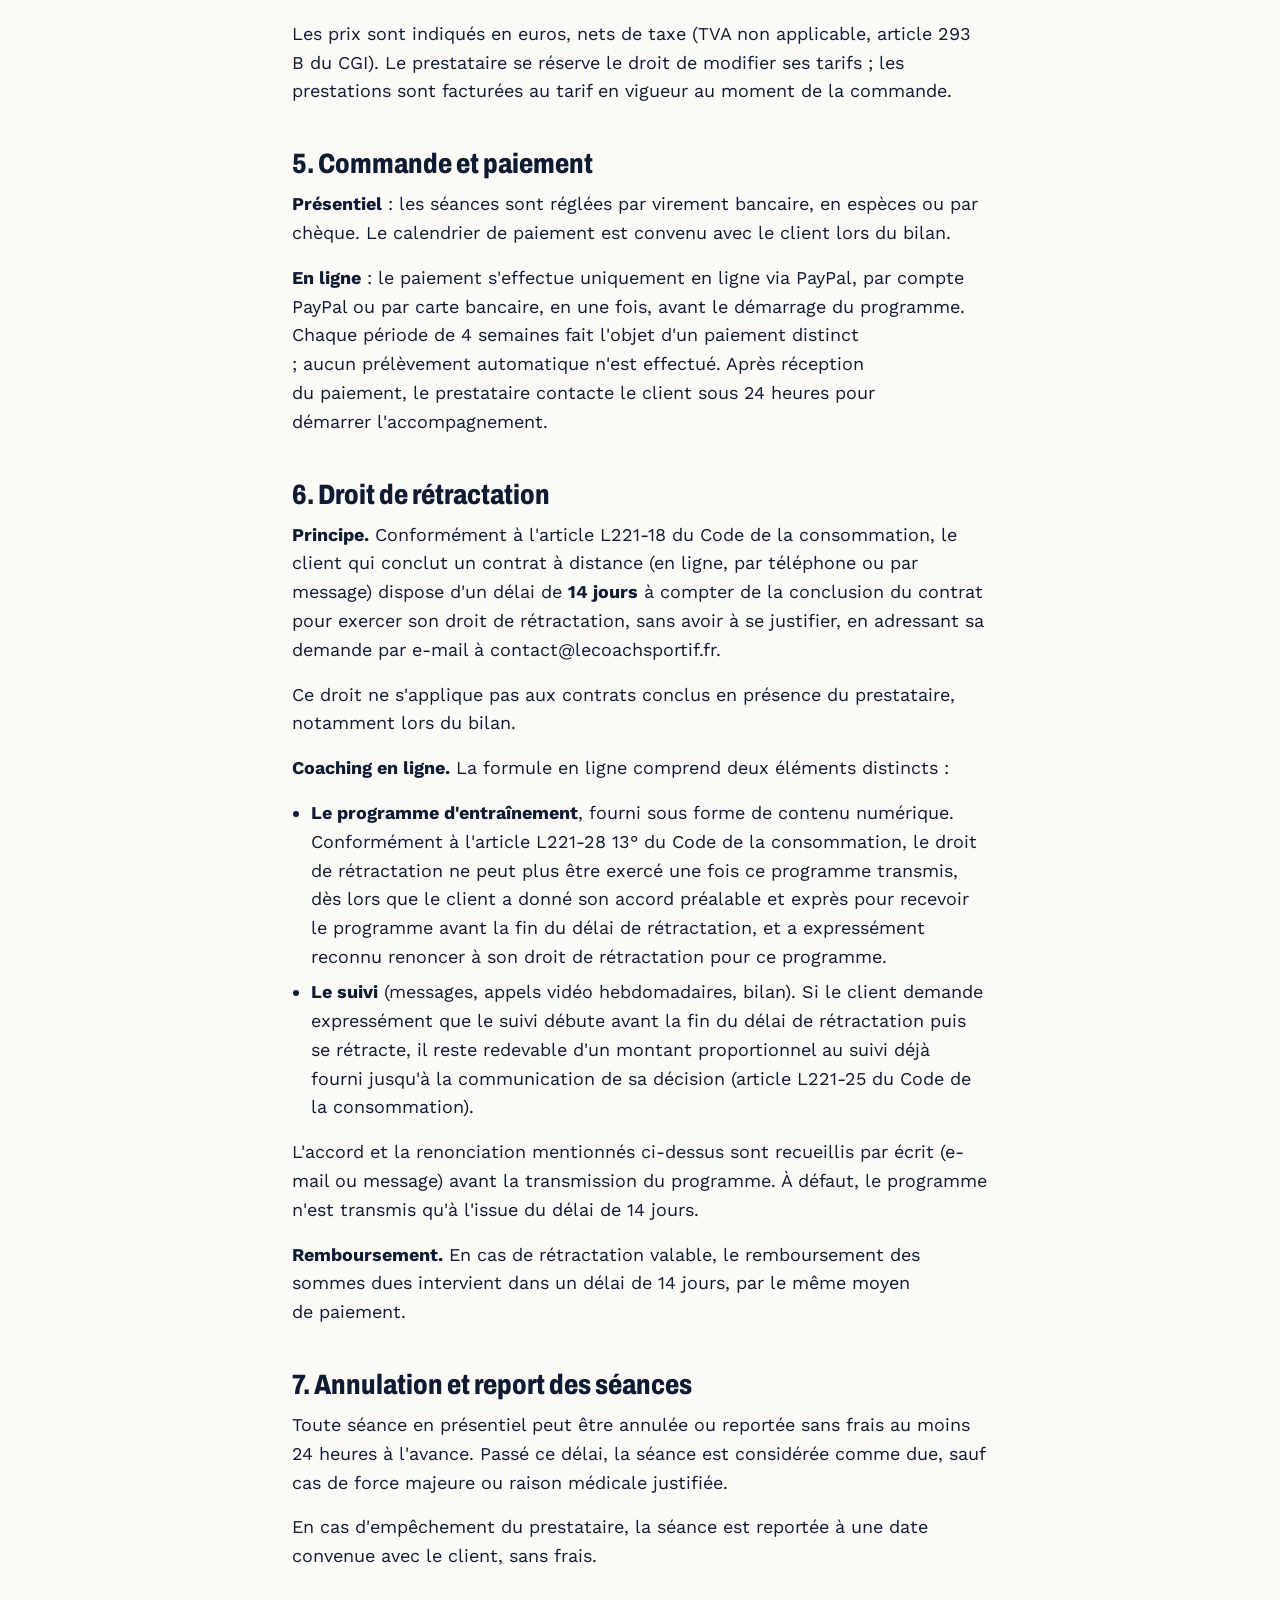
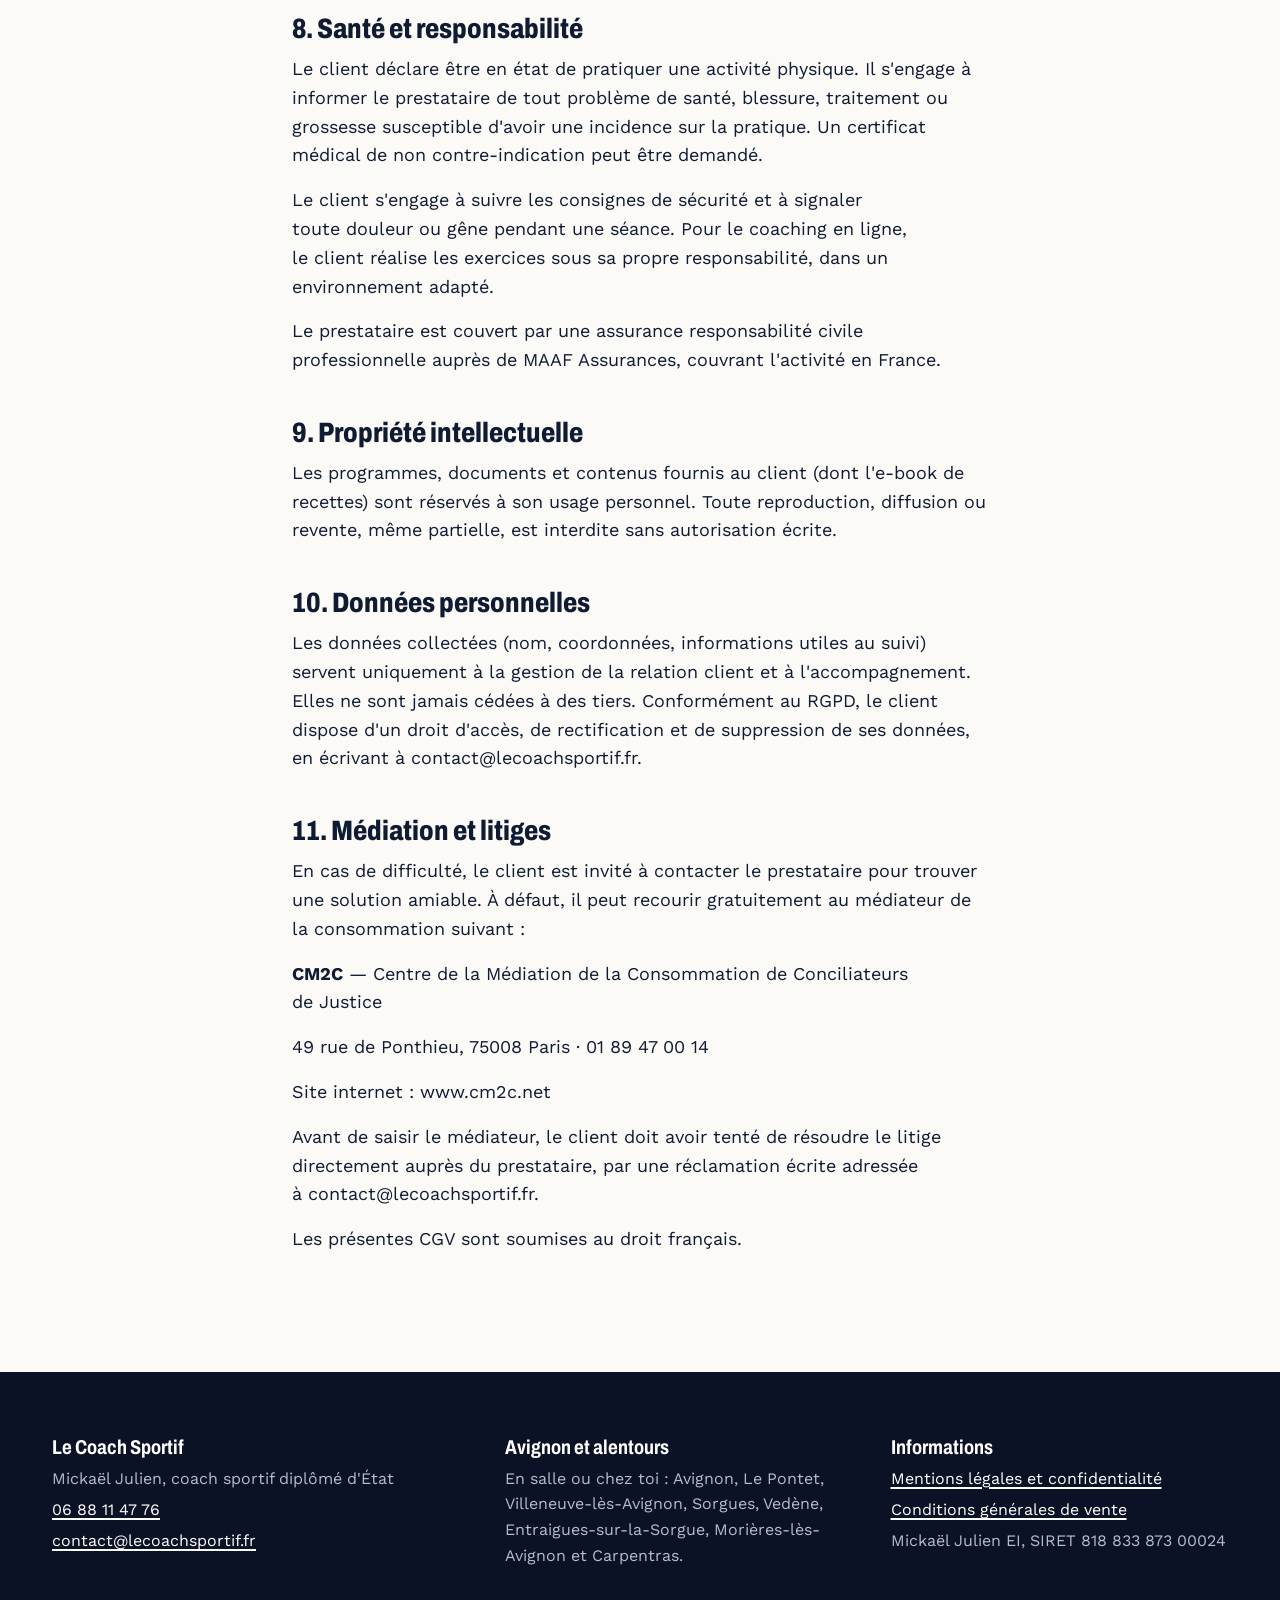
<file: cgv/index.html>
<!DOCTYPE html>
<html lang="fr">
<head>
<meta charset="UTF-8">
<meta name="viewport" content="width=device-width, initial-scale=1">
<title>Conditions générales de vente | Le Coach Sportif</title>
<meta name="description" content="Conditions générales de vente des prestations de coaching sportif de Mickaël Julien.">
<meta name="robots" content="noindex">
<script>
  /* Thème choisi à la main ; sans choix enregistré, le système décide. */
  try {
    var saved = localStorage.getItem('theme');
    if (saved === 'light' || saved === 'dark') document.documentElement.dataset.theme = saved;
  } catch (e) {}
</script>
<link rel="preload" href="../fonts/archivo.woff2" as="font" type="font/woff2" crossorigin>
<link rel="icon" href="../favicon.png" type="image/png">
<link rel="stylesheet" href="../site.css?v=ea00624c">
</head>
<body>

<p class="draft">Maquette de travail. Mickaël, deux questions t'attendent <a href="../#pour-mickael">en bas de page</a>.</p>

<header class="nav">
  <div class="nav-bar">
    <a class="brand" href="../"><img src="../images/mickael-dessin.png" width="240" height="254" alt="">Le Coach <span>Sportif</span></a>
    <nav class="nav-links" aria-label="Navigation principale">
      <a href="../#avis">Avis</a>
      <a href="../#tarifs">Tarifs</a>
      <a href="../#demarrer">Comment démarrer</a>
      <a href="../#questions">Questions</a>
      <a href="https://lecoachsportif.fr/blog/">Blog</a>
    </nav>
    <button class="theme-btn" type="button" data-theme-cycle>
      <svg viewBox="0 0 24 24" data-icon="system" aria-hidden="true"><circle cx="12" cy="12" r="8"/><path d="M12 4a8 8 0 0 1 0 16z" fill="currentColor"/></svg>
      <svg viewBox="0 0 24 24" data-icon="light" aria-hidden="true"><circle cx="12" cy="12" r="4"/><path d="M12 2v2M12 20v2M2 12h2M20 12h2M5 5l1.5 1.5M17.5 17.5 19 19M19 5l-1.5 1.5M6.5 17.5 5 19"/></svg>
      <svg viewBox="0 0 24 24" data-icon="dark" aria-hidden="true"><path d="M20 14.5A8 8 0 0 1 9.5 4 8 8 0 1 0 20 14.5z"/></svg>
      <span class="theme-label"></span>
    </button>
    <a class="btn small" href="../#reserver">Réserver mon bilan offert</a>
    <button class="ghost menu-open" type="button" id="menuOpen" aria-haspopup="dialog">Menu</button>
  </div>
</header>

<dialog class="sheet" id="menu" aria-label="Menu">
  <button class="ghost close" type="button" id="menuClose">Fermer</button>
  <nav>
      <a href="../#avis">Avis</a>
      <a href="../#tarifs">Tarifs</a>
      <a href="../#demarrer">Comment démarrer</a>
      <a href="../#questions">Questions</a>
      <a href="https://lecoachsportif.fr/blog/">Blog</a>
  </nav>
  <div class="sheet-foot">
    <a href="tel:+33688114776">06 88 11 47 76</a>
    <a class="btn" href="../#reserver">Réserver mon bilan offert</a>
    <button class="theme-btn" type="button" data-theme-cycle>
      <svg viewBox="0 0 24 24" data-icon="system" aria-hidden="true"><circle cx="12" cy="12" r="8"/><path d="M12 4a8 8 0 0 1 0 16z" fill="currentColor"/></svg>
      <svg viewBox="0 0 24 24" data-icon="light" aria-hidden="true"><circle cx="12" cy="12" r="4"/><path d="M12 2v2M12 20v2M2 12h2M20 12h2M5 5l1.5 1.5M17.5 17.5 19 19M19 5l-1.5 1.5M6.5 17.5 5 19"/></svg>
      <svg viewBox="0 0 24 24" data-icon="dark" aria-hidden="true"><path d="M20 14.5A8 8 0 0 1 9.5 4 8 8 0 1 0 20 14.5z"/></svg>
      <span class="theme-label"></span>
    </button>
  </div>
</dialog>

<main>

  <section class="band">
  <article class="wrap doc">
    <a class="back" href="../">Retour à l'accueil</a>
<h1>Conditions générales de vente</h1>
 <p>Applicables aux prestations de coaching sportif en présentiel et en ligne.</p>
<p>Dernière mise à jour : 21 septembre 2026</p>
<h2>1. Identification du prestataire</h2>
 <p><strong>Mickaël Julien EI</strong> — Le Coach Sportif</p>
 <p>Statut : entrepreneur individuel (EI), sous le régime de la micro-entreprise</p>
 <p>SIRET : 818 833 873 00024</p>
 <p>Adresse : 44 avenue de la Synagogue, 84000 Avignon</p>
 <p>Téléphone : 06 88 11 47 76 · E-mail : contact@lecoachsportif.fr</p>
 <p>Diplôme : BPJEPS, spécialité activités physiques de la forme et de la force — carte professionnelle d'éducateur sportif n° 01215ED0026</p>
 <p>TVA non applicable, article 293 B du Code général des impôts.</p>
<h2>2. Objet</h2>
<p>Les présentes conditions générales de vente (CGV) encadrent les prestations de coaching sportif proposées par Le Coach Sportif à ses clients particuliers. Toute commande, réservation ou paiement implique l'acceptation pleine et entière des présentes CGV.</p>
<h2>3. Prestations proposées</h2>
<ul>
 <li><strong>Bilan offert</strong> : entretien individuel, séance personnalisée et bilan complet, sans engagement.</li>
 <li><strong>Coaching en présentiel</strong> : séances individuelles d'une heure, en salle de sport ou au domicile du client, à Avignon et ses environs, ainsi qu'à Montpellier.</li>
 <li><strong>Coaching en ligne</strong> : programme d'entraînement sur 4 semaines, conseils et repères nutritionnels, suivi par message, un appel vidéo par semaine et un bilan en fin de programme.</li>
</ul>
<p>Les conseils nutritionnels donnés sont des repères généraux d'hygiène de vie. Ils ne constituent ni une prescription médicale, ni un régime diététique personnalisé, qui relèvent d'un professionnel de santé.</p>
<h2>4. Tarifs</h2>
<ul>
 <li>1 séance par semaine : 39 € la séance</li>
 <li>2 séances par semaine : 36 € la séance</li>
 <li>Coaching en ligne : 99 € pour 4 semaines</li>
</ul>
<p>Les prix sont indiqués en euros, nets de taxe (TVA non applicable, article 293 B du CGI). Le prestataire se réserve le droit de modifier ses tarifs ; les prestations sont facturées au tarif en vigueur au moment de la commande.</p>
<h2>5. Commande et paiement</h2>
<p><strong>Présentiel</strong> : les séances sont réglées par virement bancaire, en espèces ou par chèque. Le calendrier de paiement est convenu avec le client lors du bilan.</p>
<p><strong>En ligne</strong> : le paiement s'effectue uniquement en ligne via PayPal, par compte PayPal ou par carte bancaire, en une fois, avant le démarrage du programme. Chaque période de 4 semaines fait l'objet d'un paiement distinct ; aucun prélèvement automatique n'est effectué. Après réception du paiement, le prestataire contacte le client sous 24 heures pour démarrer l'accompagnement.</p>
<h2>6. Droit de rétractation</h2>
<p><strong>Principe.</strong> Conformément à l'article L221-18 du Code de la consommation, le client qui conclut un contrat à distance (en ligne, par téléphone ou par message) dispose d'un délai de <strong>14 jours</strong> à compter de la conclusion du contrat pour exercer son droit de rétractation, sans avoir à se justifier, en adressant sa demande par e-mail à contact@lecoachsportif.fr.</p>
<p>Ce droit ne s'applique pas aux contrats conclus en présence du prestataire, notamment lors du bilan.</p>
<p><strong>Coaching en ligne.</strong> La formule en ligne comprend deux éléments distincts :</p>
<ul>
 <li><strong>Le programme d'entraînement</strong>, fourni sous forme de contenu numérique. Conformément à l'article L221-28 13° du Code de la consommation, le droit de rétractation ne peut plus être exercé une fois ce programme transmis, dès lors que le client a donné son accord préalable et exprès pour recevoir le programme avant la fin du délai de rétractation, et a expressément reconnu renoncer à son droit de rétractation pour ce programme.</li>
 <li><strong>Le suivi</strong> (messages, appels vidéo hebdomadaires, bilan). Si le client demande expressément que le suivi débute avant la fin du délai de rétractation puis se rétracte, il reste redevable d'un montant proportionnel au suivi déjà fourni jusqu'à la communication de sa décision (article L221-25 du Code de la consommation).</li>
</ul>
<p>L'accord et la renonciation mentionnés ci-dessus sont recueillis par écrit (e-mail ou message) avant la transmission du programme. À défaut, le programme n'est transmis qu'à l'issue du délai de 14 jours.</p>
<p><strong>Remboursement.</strong> En cas de rétractation valable, le remboursement des sommes dues intervient dans un délai de 14 jours, par le même moyen de paiement.</p>
<h2>7. Annulation et report des séances</h2>
<p>Toute séance en présentiel peut être annulée ou reportée sans frais au moins 24 heures à l'avance. Passé ce délai, la séance est considérée comme due, sauf cas de force majeure ou raison médicale justifiée.</p>
<p>En cas d'empêchement du prestataire, la séance est reportée à une date convenue avec le client, sans frais.</p>
<h2>8. Santé et responsabilité</h2>
<p>Le client déclare être en état de pratiquer une activité physique. Il s'engage à informer le prestataire de tout problème de santé, blessure, traitement ou grossesse susceptible d'avoir une incidence sur la pratique. Un certificat médical de non contre-indication peut être demandé.</p>
<p>Le client s'engage à suivre les consignes de sécurité et à signaler toute douleur ou gêne pendant une séance. Pour le coaching en ligne, le client réalise les exercices sous sa propre responsabilité, dans un environnement adapté.</p>
<p>Le prestataire est couvert par une assurance responsabilité civile professionnelle auprès de MAAF Assurances, couvrant l'activité en France.</p>
<h2>9. Propriété intellectuelle</h2>
<p>Les programmes, documents et contenus fournis au client (dont l'e-book de recettes) sont réservés à son usage personnel. Toute reproduction, diffusion ou revente, même partielle, est interdite sans autorisation écrite.</p>
<h2>10. Données personnelles</h2>
<p>Les données collectées (nom, coordonnées, informations utiles au suivi) servent uniquement à la gestion de la relation client et à l'accompagnement. Elles ne sont jamais cédées à des tiers. Conformément au RGPD, le client dispose d'un droit d'accès, de rectification et de suppression de ses données, en écrivant à contact@lecoachsportif.fr.</p>
<h2>11. Médiation et litiges</h2>
<p>En cas de difficulté, le client est invité à contacter le prestataire pour trouver une solution amiable. À défaut, il peut recourir gratuitement au médiateur de la consommation suivant :</p>
 <p><strong>CM2C</strong> — Centre de la Médiation de la Consommation de Conciliateurs de Justice</p>
 <p>49 rue de Ponthieu, 75008 Paris · 01 89 47 00 14</p>
 <p>Site internet : www.cm2c.net</p>
<p>Avant de saisir le médiateur, le client doit avoir tenté de résoudre le litige directement auprès du prestataire, par une réclamation écrite adressée à contact@lecoachsportif.fr.</p>
<p>Les présentes CGV sont soumises au droit français.</p>
  </article>
  </section>

</main>

<footer class="band band--dark foot">
  <div class="wrap">
    <div>
      <h3>Le Coach Sportif</h3>
      <p>Mickaël Julien, coach sportif diplômé d'État</p>
      <p><a href="tel:+33688114776">06 88 11 47 76</a></p>
      <p><a href="mailto:contact@lecoachsportif.fr">contact@lecoachsportif.fr</a></p>
    </div>
    <div>
      <h3>Avignon et alentours</h3>
      <p>En salle ou chez toi : Avignon, Le Pontet, Villeneuve-lès-Avignon, Sorgues, Vedène, Entraigues-sur-la-Sorgue, Morières-lès-Avignon et Carpentras.</p>
    </div>
    <div>
      <h3>Informations</h3>
      <p><a href="../mentions-legales/">Mentions légales et confidentialité</a></p>
      <p><a href="../cgv/">Conditions générales de vente</a></p>
      <p>Mickaël Julien EI, SIRET 818 833 873 00024</p>
    </div>
  </div>
</footer>

<script src="../site.js?v=5e69ae84"></script>
</body>
</html>
</file>
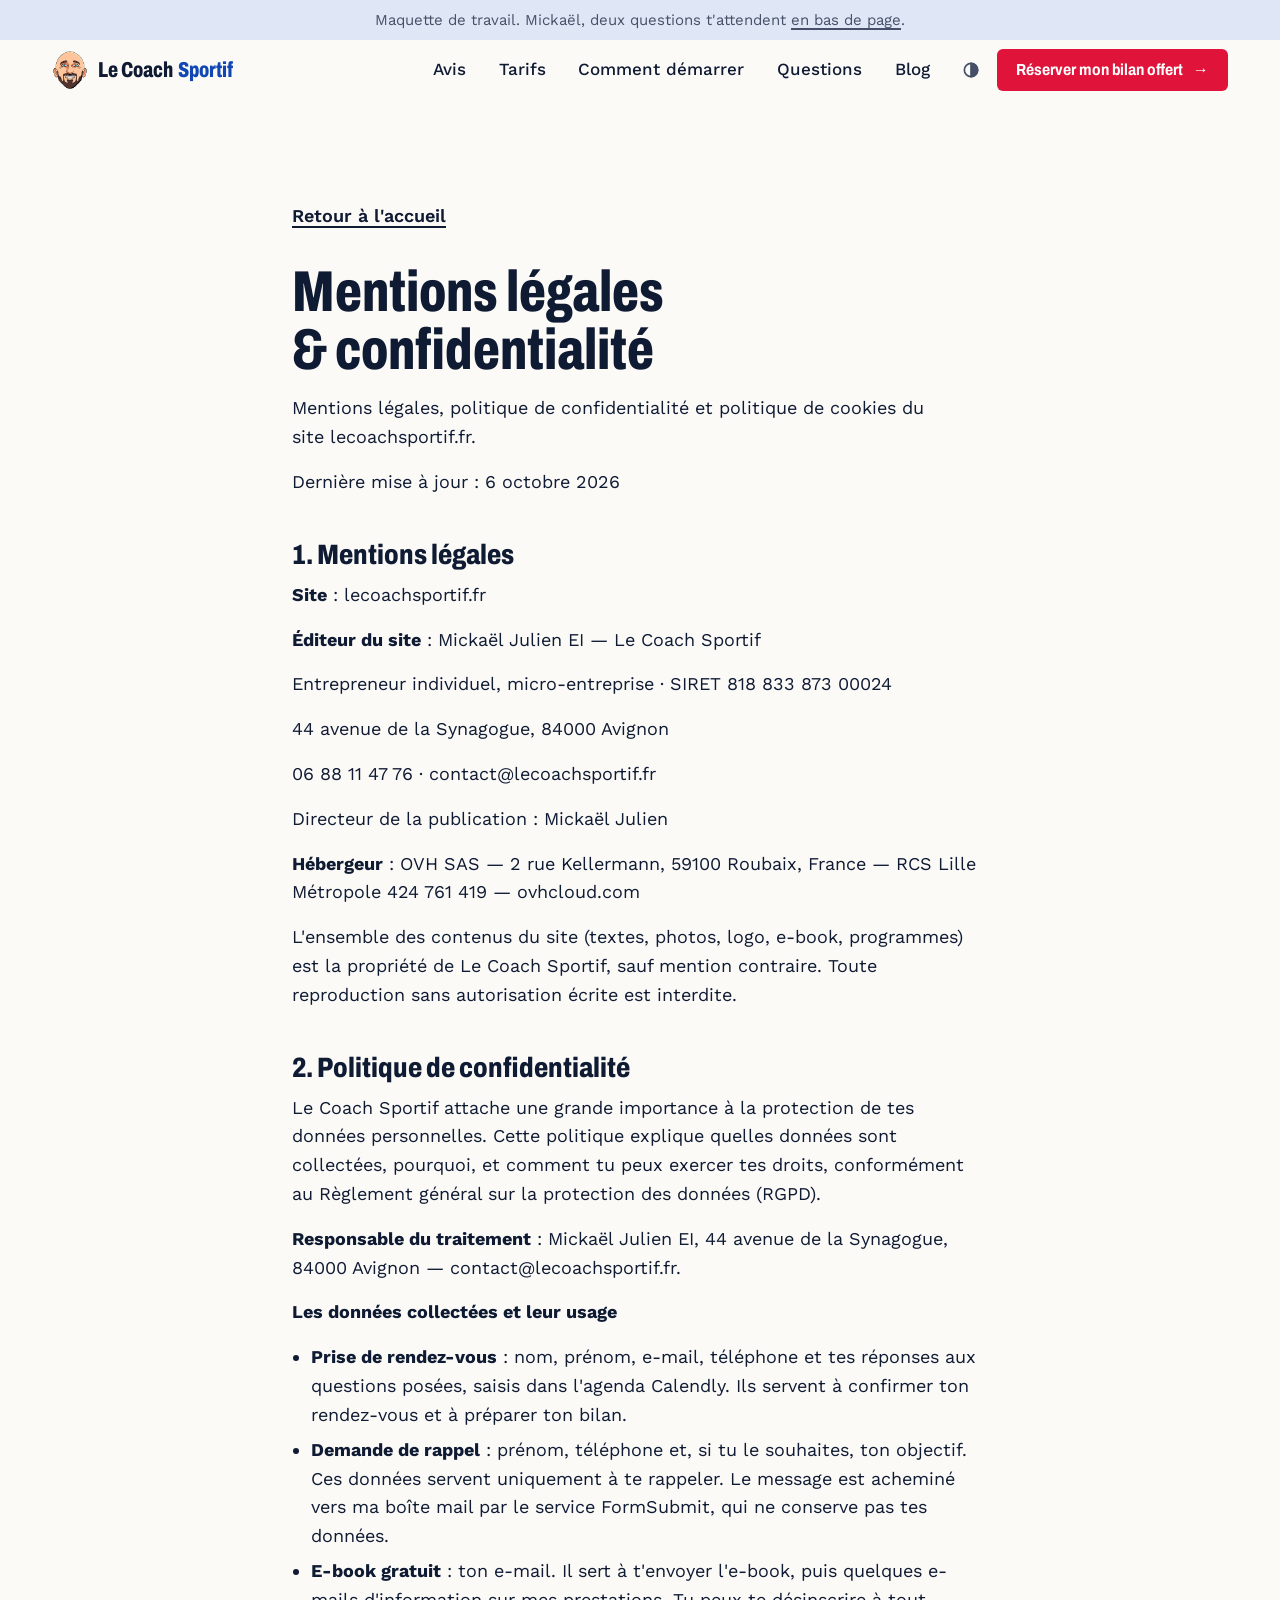
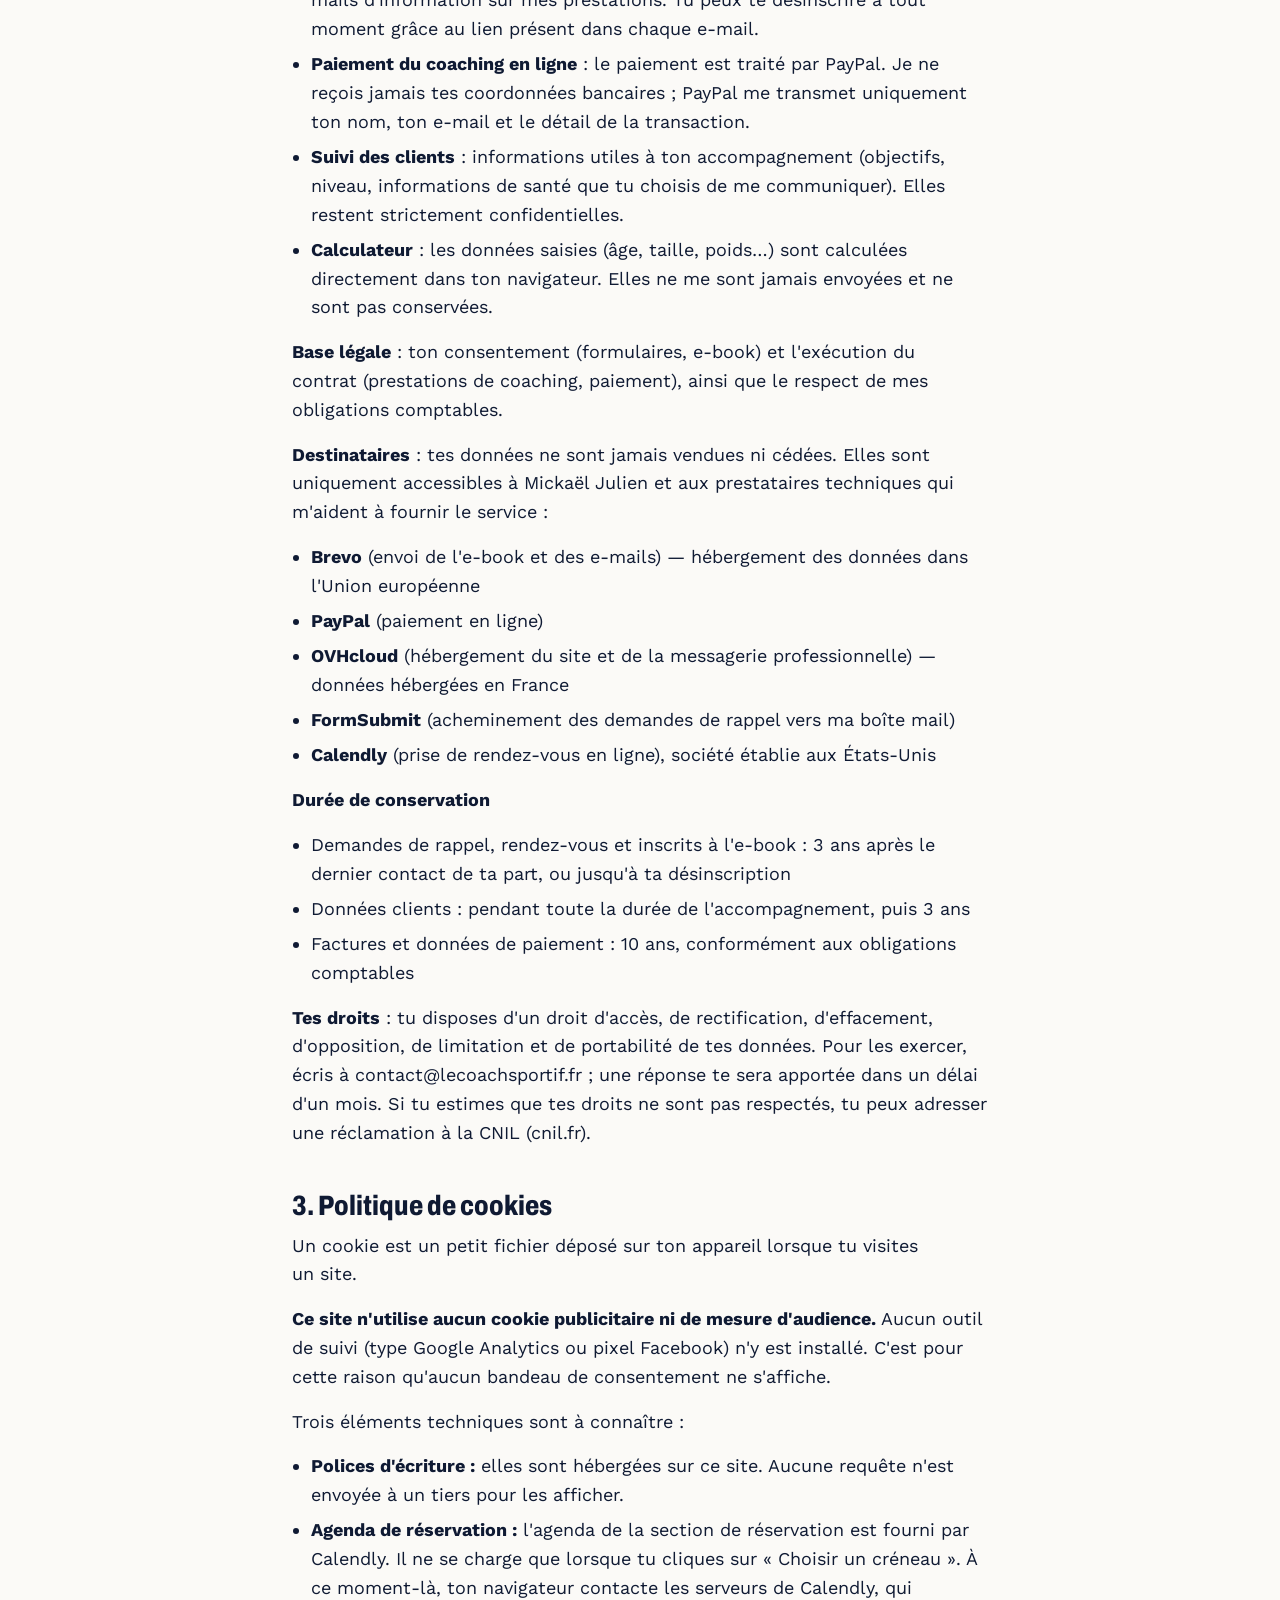
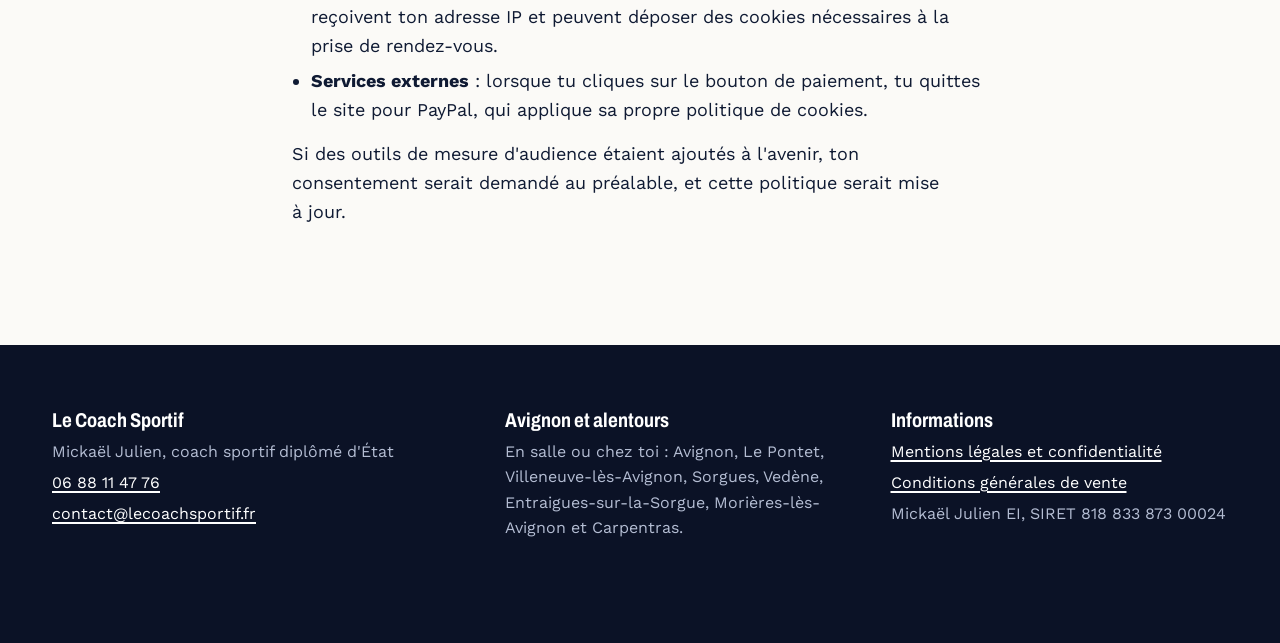
<file: mentions-legales/index.html>
<!DOCTYPE html>
<html lang="fr">
<head>
<meta charset="UTF-8">
<meta name="viewport" content="width=device-width, initial-scale=1">
<title>Mentions légales et confidentialité | Le Coach Sportif</title>
<meta name="description" content="Mentions légales, politique de confidentialité et cookies du site Le Coach Sportif.">
<meta name="robots" content="noindex">
<script>
  /* Thème choisi à la main ; sans choix enregistré, le système décide. */
  try {
    var saved = localStorage.getItem('theme');
    if (saved === 'light' || saved === 'dark') document.documentElement.dataset.theme = saved;
  } catch (e) {}
</script>
<link rel="preload" href="../fonts/archivo.woff2" as="font" type="font/woff2" crossorigin>
<link rel="icon" href="../favicon.png" type="image/png">
<link rel="stylesheet" href="../site.css?v=ea00624c">
</head>
<body>

<p class="draft">Maquette de travail. Mickaël, deux questions t'attendent <a href="../#pour-mickael">en bas de page</a>.</p>

<header class="nav">
  <div class="nav-bar">
    <a class="brand" href="../"><img src="../images/mickael-dessin.png" width="240" height="254" alt="">Le Coach <span>Sportif</span></a>
    <nav class="nav-links" aria-label="Navigation principale">
      <a href="../#avis">Avis</a>
      <a href="../#tarifs">Tarifs</a>
      <a href="../#demarrer">Comment démarrer</a>
      <a href="../#questions">Questions</a>
      <a href="https://lecoachsportif.fr/blog/">Blog</a>
    </nav>
    <button class="theme-btn" type="button" data-theme-cycle>
      <svg viewBox="0 0 24 24" data-icon="system" aria-hidden="true"><circle cx="12" cy="12" r="8"/><path d="M12 4a8 8 0 0 1 0 16z" fill="currentColor"/></svg>
      <svg viewBox="0 0 24 24" data-icon="light" aria-hidden="true"><circle cx="12" cy="12" r="4"/><path d="M12 2v2M12 20v2M2 12h2M20 12h2M5 5l1.5 1.5M17.5 17.5 19 19M19 5l-1.5 1.5M6.5 17.5 5 19"/></svg>
      <svg viewBox="0 0 24 24" data-icon="dark" aria-hidden="true"><path d="M20 14.5A8 8 0 0 1 9.5 4 8 8 0 1 0 20 14.5z"/></svg>
      <span class="theme-label"></span>
    </button>
    <a class="btn small" href="../#reserver">Réserver mon bilan offert</a>
    <button class="ghost menu-open" type="button" id="menuOpen" aria-haspopup="dialog">Menu</button>
  </div>
</header>

<dialog class="sheet" id="menu" aria-label="Menu">
  <button class="ghost close" type="button" id="menuClose">Fermer</button>
  <nav>
      <a href="../#avis">Avis</a>
      <a href="../#tarifs">Tarifs</a>
      <a href="../#demarrer">Comment démarrer</a>
      <a href="../#questions">Questions</a>
      <a href="https://lecoachsportif.fr/blog/">Blog</a>
  </nav>
  <div class="sheet-foot">
    <a href="tel:+33688114776">06 88 11 47 76</a>
    <a class="btn" href="../#reserver">Réserver mon bilan offert</a>
    <button class="theme-btn" type="button" data-theme-cycle>
      <svg viewBox="0 0 24 24" data-icon="system" aria-hidden="true"><circle cx="12" cy="12" r="8"/><path d="M12 4a8 8 0 0 1 0 16z" fill="currentColor"/></svg>
      <svg viewBox="0 0 24 24" data-icon="light" aria-hidden="true"><circle cx="12" cy="12" r="4"/><path d="M12 2v2M12 20v2M2 12h2M20 12h2M5 5l1.5 1.5M17.5 17.5 19 19M19 5l-1.5 1.5M6.5 17.5 5 19"/></svg>
      <svg viewBox="0 0 24 24" data-icon="dark" aria-hidden="true"><path d="M20 14.5A8 8 0 0 1 9.5 4 8 8 0 1 0 20 14.5z"/></svg>
      <span class="theme-label"></span>
    </button>
  </div>
</dialog>

<main>

  <section class="band">
  <article class="wrap doc">
    <a class="back" href="../">Retour à l'accueil</a>
<h1>Mentions légales &amp; confidentialité</h1>
 <p>Mentions légales, politique de confidentialité et politique de cookies du site lecoachsportif.fr.</p>
<p>Dernière mise à jour : 6 octobre 2026</p>
<h2 id="mentions">1. Mentions légales</h2>
 <p><strong>Site</strong> : lecoachsportif.fr</p>
 <p><strong>Éditeur du site</strong> : Mickaël Julien EI — Le Coach Sportif</p>
 <p>Entrepreneur individuel, micro-entreprise · SIRET 818 833 873 00024</p>
 <p>44 avenue de la Synagogue, 84000 Avignon</p>
 <p>06 88 11 47 76 · contact@lecoachsportif.fr</p>
 <p>Directeur de la publication : Mickaël Julien</p>
 <p><strong>Hébergeur</strong> : OVH SAS — 2 rue Kellermann, 59100 Roubaix, France — RCS Lille Métropole 424 761 419 — ovhcloud.com</p>
<p>L'ensemble des contenus du site (textes, photos, logo, e-book, programmes) est la propriété de Le Coach Sportif, sauf mention contraire. Toute reproduction sans autorisation écrite est interdite.</p>
<h2 id="confidentialite">2. Politique de confidentialité</h2>
<p>Le Coach Sportif attache une grande importance à la protection de tes données personnelles. Cette politique explique quelles données sont collectées, pourquoi, et comment tu peux exercer tes droits, conformément au Règlement général sur la protection des données (RGPD).</p>
<p><strong>Responsable du traitement</strong> : Mickaël Julien EI, 44 avenue de la Synagogue, 84000 Avignon — contact@lecoachsportif.fr.</p>
<p><strong>Les données collectées et leur usage</strong></p>
<ul>
 <li><strong>Prise de rendez-vous</strong> : nom, prénom, e-mail, téléphone et tes réponses aux questions posées, saisis dans l'agenda Calendly. Ils servent à confirmer ton rendez-vous et à préparer ton bilan.</li>
 <li><strong>Demande de rappel</strong> : prénom, téléphone et, si tu le souhaites, ton objectif. Ces données servent uniquement à te rappeler. Le message est acheminé vers ma boîte mail par le service FormSubmit, qui ne conserve pas tes données.</li>
 <li><strong>E-book gratuit</strong> : ton e-mail. Il sert à t'envoyer l'e-book, puis quelques e-mails d'information sur mes prestations. Tu peux te désinscrire à tout moment grâce au lien présent dans chaque e-mail.</li>
 <li><strong>Paiement du coaching en ligne</strong> : le paiement est traité par PayPal. Je ne reçois jamais tes coordonnées bancaires ; PayPal me transmet uniquement ton nom, ton e-mail et le détail de la transaction.</li>
 <li><strong>Suivi des clients</strong> : informations utiles à ton accompagnement (objectifs, niveau, informations de santé que tu choisis de me communiquer). Elles restent strictement confidentielles.</li>
 <li><strong>Calculateur</strong> : les données saisies (âge, taille, poids…) sont calculées directement dans ton navigateur. Elles ne me sont jamais envoyées et ne sont pas conservées.</li>
</ul>
<p><strong>Base légale</strong> : ton consentement (formulaires, e-book) et l'exécution du contrat (prestations de coaching, paiement), ainsi que le respect de mes obligations comptables.</p>
<p><strong>Destinataires</strong> : tes données ne sont jamais vendues ni cédées. Elles sont uniquement accessibles à Mickaël Julien et aux prestataires techniques qui m'aident à fournir le service :</p>
<ul>
 <li><strong>Brevo</strong> (envoi de l'e-book et des e-mails) — hébergement des données dans l'Union européenne</li>
 <li><strong>PayPal</strong> (paiement en ligne)</li>
 <li><strong>OVHcloud</strong> (hébergement du site et de la messagerie professionnelle) — données hébergées en France</li>
 <li><strong>FormSubmit</strong> (acheminement des demandes de rappel vers ma boîte mail)</li>
 <li><strong>Calendly</strong> (prise de rendez-vous en ligne), société établie aux États-Unis</li>
</ul>
<p><strong>Durée de conservation</strong></p>
<ul>
 <li>Demandes de rappel, rendez-vous et inscrits à l'e-book : 3 ans après le dernier contact de ta part, ou jusqu'à ta désinscription</li>
 <li>Données clients : pendant toute la durée de l'accompagnement, puis 3 ans</li>
 <li>Factures et données de paiement : 10 ans, conformément aux obligations comptables</li>
</ul>
<p><strong>Tes droits</strong> : tu disposes d'un droit d'accès, de rectification, d'effacement, d'opposition, de limitation et de portabilité de tes données. Pour les exercer, écris à contact@lecoachsportif.fr ; une réponse te sera apportée dans un délai d'un mois. Si tu estimes que tes droits ne sont pas respectés, tu peux adresser une réclamation à la CNIL (cnil.fr).</p>
<h2 id="cookies">3. Politique de cookies</h2>
<p>Un cookie est un petit fichier déposé sur ton appareil lorsque tu visites un site.</p>
<p><strong>Ce site n'utilise aucun cookie publicitaire ni de mesure d'audience.</strong> Aucun outil de suivi (type Google Analytics ou pixel Facebook) n'y est installé. C'est pour cette raison qu'aucun bandeau de consentement ne s'affiche.</p>
<p>Trois éléments techniques sont à connaître :</p>
<ul>
 <li><strong>Polices d'écriture :</strong> elles sont hébergées sur ce site. Aucune requête n'est envoyée à un tiers pour les afficher.</li>
<li><strong>Agenda de réservation :</strong> l'agenda de la section de réservation est fourni par Calendly. Il ne se charge que lorsque tu cliques sur « Choisir un créneau ». À ce moment-là, ton navigateur contacte les serveurs de Calendly, qui reçoivent ton adresse IP et peuvent déposer des cookies nécessaires à la prise de rendez-vous.</li>
 <li><strong>Services externes</strong> : lorsque tu cliques sur le bouton de paiement, tu quittes le site pour PayPal, qui applique sa propre politique de cookies.</li>
</ul>
<p>Si des outils de mesure d'audience étaient ajoutés à l'avenir, ton consentement serait demandé au préalable, et cette politique serait mise à jour.</p>
  </article>
  </section>

</main>

<footer class="band band--dark foot">
  <div class="wrap">
    <div>
      <h3>Le Coach Sportif</h3>
      <p>Mickaël Julien, coach sportif diplômé d'État</p>
      <p><a href="tel:+33688114776">06 88 11 47 76</a></p>
      <p><a href="mailto:contact@lecoachsportif.fr">contact@lecoachsportif.fr</a></p>
    </div>
    <div>
      <h3>Avignon et alentours</h3>
      <p>En salle ou chez toi : Avignon, Le Pontet, Villeneuve-lès-Avignon, Sorgues, Vedène, Entraigues-sur-la-Sorgue, Morières-lès-Avignon et Carpentras.</p>
    </div>
    <div>
      <h3>Informations</h3>
      <p><a href="../mentions-legales/">Mentions légales et confidentialité</a></p>
      <p><a href="../cgv/">Conditions générales de vente</a></p>
      <p>Mickaël Julien EI, SIRET 818 833 873 00024</p>
    </div>
  </div>
</footer>

<script src="../site.js?v=5e69ae84"></script>
</body>
</html>
</file>
<file: site.css>
@font-face{ font-family: "Archivo"; src: url("fonts/archivo.woff2") format("woff2"); font-weight: 100 900; font-stretch: 62% 125%; font-display: swap; }
@font-face{ font-family: "Work Sans"; src: url("fonts/work-sans.woff2") format("woff2"); font-weight: 100 900; font-display: swap; }

/* Mise en page : chaque section est une bande de couleur d'un bord à l'autre ; le contenu tient dans une colonne de 76rem. */
:root{
  color-scheme: light dark;
  interpolate-size: allow-keywords;
  --blue: light-dark(#1147B4, #103C99);
  --red: #E0143A;
  --star: light-dark(#A87200, #F2A900);
  --navy: #0B1226;
  --paper: light-dark(#FBFAF7, #0A1024);
  --tint: light-dark(#DFE6F5, #1A2647);
  --ink: light-dark(#0F1A33, #EEF1F8);
  --muted: light-dark(#465068, #B4BDD3);
  --accent: light-dark(#1147B4, #8FB0FF);
  --display: "Archivo", "Arial Narrow", sans-serif;
  --body: "Work Sans", system-ui, sans-serif;
  --r: 0.375rem;
  --band: clamp(4rem, 8vw, 7rem);
}
:root[data-theme="light"]{ color-scheme: light; }
:root[data-theme="dark"]{ color-scheme: dark; }

*{ box-sizing: border-box; }
html{ -webkit-text-size-adjust: 100%; scroll-padding-top: 4.5rem; }
@media (prefers-reduced-motion: no-preference){ html{ scroll-behavior: smooth; } }
@view-transition{ navigation: auto; }
body{ margin: 0; background: var(--paper); color: var(--ink); font-family: var(--body); font-size: 1.125rem; line-height: 1.6; }
img{ display: block; max-width: 100%; height: auto; }
a{ color: inherit; text-underline-offset: 0.2em; text-decoration-thickness: 2px; }
a[href^="tel:"]{ white-space: nowrap; }
:focus-visible{ outline: 3px solid var(--accent); outline-offset: 3px; }
p{ margin: 0 0 1rem; text-wrap: pretty; }

/* Bandes : chacune fixe ses propres couleurs, les composants à l'intérieur s'y adaptent */
.band{ padding-block: var(--band); background: var(--paper); color: var(--ink); --panel: var(--tint); }
.band--tint{ background: var(--tint); --panel: var(--paper); }
.band--dark{ background: var(--navy); --ink: #FFFFFF; --muted: #B4BDD3; --accent: #8FB0FF; --star: #F2A900; --panel: #141D3A; }
.band--blue{ background: var(--blue); --ink: #FFFFFF; --muted: #DCE6FF; --accent: #FFFFFF; }
.wrap{ max-width: 76rem; margin-inline: auto; padding-inline: 1.25rem; }
.intro{ max-width: 40rem; margin-bottom: 3rem; }

h1, h2, h3{ font-family: var(--display); font-stretch: 72%; font-weight: 800; line-height: 1; margin: 0; text-wrap: balance; }
h2{ font-size: clamp(2.4rem, 4.6vw, 3.75rem); margin-bottom: 1.25rem; }
h3{ font-size: 1.5rem; font-stretch: 80%; font-weight: 700; line-height: 1.15; margin-bottom: 0.4rem; }
.lead{ font-size: 1.3125rem; line-height: 1.5; }
.muted{ color: var(--muted); }
.fine{ margin: 1.5rem 0 0; color: var(--muted); font-size: 1rem; }
.stars{ color: var(--star); }
.sprite{ position: absolute; width: 0; height: 0; }
.ico{ width: 1.5rem; height: 1.5rem; flex: none; fill: none; stroke: var(--accent); stroke-width: 2; stroke-linecap: round; stroke-linejoin: round; }

/* Rouge : réservé au bouton qui mène au bilan offert. Les autres actions sont en .plain, ou en .quiet sur fond bleu. */
.btn{
  display: inline-flex; align-items: center; justify-content: center; min-height: 3.25rem; text-align: center;
  background: var(--red); color: #fff; text-decoration: none; cursor: pointer; border: 0; border-radius: var(--r);
  font-family: var(--display); font-stretch: 85%; font-weight: 700; font-size: 1.125rem; padding: 0.6rem 1.75rem;
  transition: transform 0.15s ease;
}
.btn:hover{ transform: translateY(-2px); }
.btn:active{ transform: none; }
a.btn::after{ content: "→"; display: inline-block; margin-left: 0.6rem; transition: transform 0.2s ease; }
a.btn:hover::after{ transform: translateX(0.3rem); }
.btn.small{ min-height: 2.6rem; font-size: 1rem; padding: 0.4rem 1.2rem; }
.btn.quiet{ background: #fff; color: #0F1A33; }
.btn.plain{ background: var(--ink); color: var(--paper); }

/* Menu */
.draft{ margin: 0; padding: 0.5rem 1.25rem; text-align: center; font-size: 0.9375rem; background: var(--tint); color: var(--muted); }
.nav{ position: sticky; top: 0; z-index: 20; background: var(--paper); }
/* Une ombre sépare le menu du contenu dès que la page a défilé */
@supports (animation-timeline: scroll()){
  .nav{ animation: nav-lift linear both; animation-timeline: scroll(); animation-range: 0 6rem; }
  @keyframes nav-lift{ to{ box-shadow: 0 0.25rem 1.25rem light-dark(rgba(15, 26, 51, 0.1), rgba(0, 0, 0, 0.5)); } }
}
.nav-bar{ display: flex; align-items: center; gap: 0.25rem; max-width: 76rem; margin: 0 auto; padding: 0.5rem 1.25rem; }
.brand{ font-family: var(--display); font-stretch: 72%; font-weight: 800; font-size: 1.35rem; text-decoration: none; margin-right: auto; white-space: nowrap; display: flex; align-items: center; gap: 0.6rem; }
/* Le portrait dessiné de son logo sert de signe à côté du nom */
.brand img{ width: auto; height: 2.4rem; }
.brand span{ margin-left: -0.3rem; }
.brand span{ color: var(--accent); }
.nav-links{ display: flex; gap: 0.15rem; }
.nav-links a{ white-space: nowrap; text-decoration: none; font-size: 1.0625rem; font-weight: 500; padding: 0.5rem 0.95rem; border-radius: var(--r); }
.nav-links a:hover, .nav-links a[aria-current="true"]{ background: var(--tint); color: var(--accent); }
.ghost{ font: inherit; font-weight: 500; color: var(--muted); background: none; border: 0; border-radius: var(--r); padding: 0.5rem 0.95rem; cursor: pointer; white-space: nowrap; }
.ghost:hover{ background: var(--tint); color: var(--accent); }
.menu-open{ display: none; color: var(--ink); }
.theme-btn{ display: inline-flex; align-items: center; gap: 0.6rem; font: inherit; color: var(--muted); background: none; border: 0; border-radius: var(--r); padding: 0.75rem; cursor: pointer; }
.theme-btn:hover{ color: var(--accent); background: var(--tint); }
.theme-btn svg[hidden]{ display: none; }
.theme-btn svg{ width: 1.25rem; height: 1.25rem; fill: none; stroke: currentColor; stroke-width: 2; stroke-linecap: round; }
.nav-bar .theme-label{ position: absolute; width: 1px; height: 1px; overflow: hidden; clip-path: inset(50%); }

/* Menu plein écran sur téléphone */
.sheet{ width: 100vw; max-width: none; height: 100dvh; max-height: none; margin: 0; border: 0; padding: 1.5rem; background: var(--blue); color: #fff; }
.sheet[open]{ display: flex; flex-direction: column; }
.sheet .close{ align-self: flex-end; color: #fff; }
.sheet .close:hover{ background: rgba(255, 255, 255, 0.16); color: #fff; }
.sheet nav{ display: grid; gap: 0.25rem; margin: auto 0; }
.sheet nav a{ font-family: var(--display); font-stretch: 72%; font-weight: 800; font-size: 2.6rem; line-height: 1.15; text-decoration: none; }
.sheet-foot{ display: grid; gap: 1rem; }
.sheet-foot .theme-btn{ color: #fff; justify-self: start; padding-left: 0; }
.sheet-foot .theme-btn:hover{ background: none; color: #fff; }
.sheet-foot a{ font-size: 1.25rem; font-weight: 600; }

/* Accueil : le titre à gauche, le portrait en colonne sur toute la hauteur de la bande à droite */
.hero{ padding-block: 0; }
.hero-grid{ display: grid; grid-template-columns: 1fr minmax(0, 28rem); grid-template-areas: "head photo" "body photo"; grid-template-rows: 1fr auto; column-gap: clamp(2rem, 6vw, 6rem); }
.hero-head{ grid-area: head; align-self: end; padding-top: clamp(2.5rem, 5vw, 4.5rem); }
.hero-body{ grid-area: body; padding-bottom: clamp(2.5rem, 5vw, 4.5rem); }
.hero h1{ font-size: clamp(3rem, 6.6vw, 5.75rem); line-height: 0.95; }
.hero h1 .line{ display: block; }
.hero h1 em{ font-style: normal; color: var(--accent); }
.where{ display: block; font-family: var(--body); font-stretch: normal; font-weight: 600; font-size: 1.1875rem; line-height: 1.4; margin-bottom: 1.25rem; color: var(--accent); }
.hero .lead{ margin: 1.75rem 0; max-width: 38rem; }
/* L'espace avant le bouton est porté par le bouton, pour rester le même que le volet soit ouvert ou fermé */
.hero-actions{ display: flex; flex-wrap: wrap; align-items: center; gap: 0.75rem 1.5rem; margin-top: 2rem; }
.about{ margin: -0.5rem 0 0; max-width: 38rem; }
.about p{ margin: 1rem 0 0; }
/* Le portrait occupe toute la hauteur de la bande, sans cadre ; sa largeur reste sous celle du fichier pour qu'il soit net */
.hero-photo{ grid-area: photo; margin: 0; position: relative; overflow: hidden; }
.hero-photo img{ position: absolute; inset: 0; width: 100%; height: 100%; object-fit: cover; object-position: 50% 20%; }

/* Avis : une phrase en très grand, trois courtes, chacune liée à sa page Google */
.rating{ font-family: var(--body); font-stretch: normal; font-weight: 600; font-size: 1.3125rem; line-height: 1.6; margin: 0; }
.voice{ margin: 0; }
.voice blockquote{ margin: 0 0 0.6rem; font-size: 1.3125rem; line-height: 1.4; font-weight: 500; }
.voice figcaption{ color: var(--muted); font-size: 1rem; }
.voice.featured{ margin: 1.25rem 0 clamp(3rem, 6vw, 5rem); max-width: 62rem; }
.voice.featured blockquote{ font-family: var(--display); font-stretch: 80%; font-weight: 700; font-size: clamp(2.1rem, 5vw, 4.25rem); line-height: 1.05; margin-bottom: 1.25rem; text-wrap: balance; }
.voices{ display: grid; grid-template-columns: repeat(3, 1fr); gap: 2rem clamp(2rem, 5vw, 4.5rem); }

/* Tarifs : le bilan offert en bandeau, puis deux panneaux alignés ligne à ligne */
.free-first{ background: var(--blue); color: #fff; border-radius: var(--r); padding: 2rem clamp(1.5rem, 3vw, 2.5rem); display: grid; grid-template-columns: 1fr auto; gap: 1rem 2.5rem; align-items: center; }
.free-first p{ margin: 0; max-width: 36rem; }
.offers{ display: grid; grid-template-columns: repeat(2, minmax(0, 1fr)); grid-template-rows: repeat(5, auto); gap: 0 1.5rem; margin-top: 1.5rem; }
.offer{ background: var(--panel); border-radius: var(--r); padding: clamp(1.5rem, 3vw, 2.5rem); display: grid; grid-template-rows: subgrid; grid-row: span 5; row-gap: 0; transition: transform 0.2s ease; }
.offer:hover{ transform: translateY(-4px); }
.offer > p{ margin: 0; color: var(--muted); }
.rates{ display: grid; grid-auto-flow: column; grid-auto-columns: minmax(0, max-content); margin: 2rem 0; }
.rate{ padding-right: clamp(1rem, 2vw, 2.25rem); }
.rate + .rate{ padding-left: clamp(1rem, 2vw, 2.25rem); border-left: 2px solid var(--tint); }
.rate strong{ display: block; font-family: var(--display); font-stretch: 72%; font-weight: 800; font-size: clamp(3rem, 4.4vw, 4rem); line-height: 0.95; font-variant-numeric: tabular-nums; }
.rate strong small{ display: block; font-family: var(--body); font-stretch: normal; font-weight: 500; font-size: 1.0625rem; line-height: 1.4; margin-top: 0.35rem; }
.rate span{ display: block; margin-top: 0.5rem; font-weight: 600; }
.rate span span{ font-weight: 400; margin-top: 0; }
.ticks{ margin: 0 0 1.75rem; padding: 0; list-style: none; display: grid; gap: 0.6rem; align-content: start; }
.ticks li{ display: flex; gap: 0.75rem; align-items: start; }
.ticks .ico{ margin-top: 0.15rem; }
.offer .btn{ margin-top: 1.5rem; justify-self: start; }
/* Ce qui est commun aux deux formules, dit une seule fois sous les panneaux */
.both{ margin-top: 1.5rem; background: var(--panel); border-radius: var(--r); padding: 1.5rem clamp(1.5rem, 3vw, 2.5rem); display: grid; grid-template-columns: auto 1fr; gap: 1rem clamp(2rem, 4vw, 4rem); align-items: center; }
.both h3{ margin: 0; }
.both ul{ margin: 0; padding: 0; list-style: none; display: flex; flex-wrap: wrap; gap: 0.6rem 2.5rem; }
.both li{ display: flex; gap: 0.75rem; align-items: start; }

/* Détail d'une formule et réponses aux questions : le contenu se déplie sur place */
.more summary{ list-style: none; cursor: pointer; font-weight: 600; display: inline-flex; align-items: center; gap: 0.5rem; text-decoration: underline; text-decoration-thickness: 2px; text-underline-offset: 0.2em; }
.more summary::-webkit-details-marker, .faq summary::-webkit-details-marker{ display: none; }
.more summary::after, .faq summary::after{ content: "+"; font-family: var(--display); font-weight: 800; font-size: 1.6rem; line-height: 1; color: var(--accent); }
.more[open] summary::after, .faq details[open] summary::after{ content: "−"; }
.more::details-content, .faq details::details-content{ block-size: 0; overflow: clip; transition: block-size 0.3s ease, content-visibility 0.3s allow-discrete; }
.more[open]::details-content, .faq details[open]::details-content{ block-size: auto; }
.facts{ list-style: none; margin: 1.25rem 0 0; padding: 0; display: grid; gap: 0.8rem; }
.facts li{ display: flex; gap: 0.8rem; align-items: start; }
.facts .ico{ margin-top: 0.15rem; }
.more .fine{ margin-top: 0.75rem; }

/* Comment démarrer : trois étapes en ligne, la photo à côté */
.start{ display: grid; grid-template-columns: 1.7fr 1fr; gap: clamp(2rem, 5vw, 5rem); align-items: start; }
.steps{ display: grid; grid-template-columns: repeat(3, 1fr); gap: 2rem clamp(1.5rem, 3vw, 3rem); margin: 0; padding: 0; list-style: none; counter-reset: step; }
.steps li{ counter-increment: step; }
.steps li::before{ content: counter(step); display: block; font-family: var(--display); font-stretch: 72%; font-weight: 800; font-size: clamp(4.5rem, 8vw, 7rem); line-height: 0.85; color: var(--accent); margin-bottom: 1rem; }
.steps p{ margin: 0; }
.start figure{ margin: 0; }
.start img{ width: 100%; aspect-ratio: 4 / 5; object-fit: cover; border-radius: var(--r); }
.start figcaption{ margin-top: 0.75rem; color: var(--muted); font-size: 1rem; }

/* Réservation */
.booking{ display: grid; grid-template-columns: 1.2fr 0.8fr; gap: clamp(2rem, 5vw, 5rem); align-items: start; }
.slots{ background: #fff; color: #0F1A33; border-radius: var(--r); padding: 2rem; min-height: 14rem; display: grid; place-items: center; text-align: center; }
/* L'agenda reste invisible tant que Calendly n'a pas répondu ; ensuite il prend la hauteur que Calendly annonce, sans barre de défilement interne */
.slots iframe{ display: block; width: 100%; height: 0; border: 0; }
.slots.loaded{ padding: 0; overflow: hidden; display: block; }
.slots.loaded iframe{ height: 34rem; transition: height 0.25s ease; }
.direct{ position: sticky; top: 6rem; }
/* Le portrait dessiné dépasse du bord de la bande, comme s'il regardait par-dessus */
#reserver{ position: relative; }
.peek{ position: absolute; bottom: 100%; right: max(1.25rem, calc(50% - 36.75rem)); width: 6.5rem; height: 4.1rem; overflow: hidden; }
.peek img{ width: 100%; }
.slots p{ max-width: 22rem; margin: 0 auto; }
.spinner{ width: 2.75rem; height: 2.75rem; border-radius: 50%; border: 4px solid #DFE6F5; border-top-color: #1147B4; animation: spin 0.9s linear infinite; }
@keyframes spin{ to{ transform: rotate(1turn); } }
.callback{ display: grid; gap: 1rem; }
.callback label, .ebook label{ display: grid; gap: 0.3rem; font-weight: 500; }
.field{ font: inherit; color: #0F1A33; background: #fff; border: 0; border-radius: var(--r); padding: 0.8rem 1rem; width: 100%; }
textarea.field{ min-height: 5.5rem; resize: vertical; }
.booking .tel{ font-family: var(--display); font-stretch: 72%; font-weight: 800; font-size: clamp(2.5rem, 4vw, 3.25rem); line-height: 1; text-decoration: none; display: inline-block; margin: 0.25rem 0 2.5rem; }
.booking .note{ font-size: 1rem; margin: 0.75rem 0 0; color: var(--muted); }
.callback .btn{ justify-self: start; }

/* Questions : le titre à gauche, les réponses dans un panneau à droite */
.faq{ display: grid; grid-template-columns: 0.8fr 1.6fr; gap: 2rem clamp(2rem, 6vw, 6rem); align-items: start; }
.faq-list{ background: var(--panel); border-radius: var(--r); padding: 0.75rem clamp(1.25rem, 3vw, 2.5rem); }
.faq details + details{ border-top: 2px solid var(--tint); }
.faq summary{ list-style: none; cursor: pointer; padding: 1.25rem 0; font-weight: 600; font-size: 1.25rem; line-height: 1.35; display: flex; justify-content: space-between; gap: 1.5rem; }
.faq summary:hover{ color: var(--accent); }
.faq details p{ margin: 0; padding: 0 3rem 1.5rem 0; }

/* Outils gratuits */
.free{ display: grid; grid-template-columns: repeat(3, 1fr); gap: 1.5rem; }
.free a{ background: var(--panel); border-radius: var(--r); padding: 1.75rem; text-decoration: none; display: block; transition: transform 0.2s ease; }
.free a:hover{ transform: translateY(-4px); }
.free h3{ display: flex; justify-content: space-between; gap: 1rem; }
.free h3::after{ content: "→"; color: var(--accent); transition: transform 0.2s ease; }
.free a:hover h3::after{ transform: translateX(0.3rem); }
.free p{ margin: 0; color: var(--muted); }
.ebook{ margin-top: 1.5rem; background: var(--panel); border-radius: var(--r); padding: clamp(1.5rem, 3vw, 2.5rem); display: grid; grid-template-columns: 1fr 1fr; gap: 1rem 3rem; align-items: center; }
.ebook h3{ font-size: 1.9rem; }
.ebook form{ display: grid; gap: 0.9rem; }
.ebook .consent{ display: flex; gap: 0.6rem; align-items: baseline; font-weight: 400; font-size: 1rem; color: var(--muted); }
.ebook .consent input{ flex: none; width: 1.1rem; height: 1.1rem; accent-color: var(--blue); }
.ebook .field{ background: var(--tint); color: var(--ink); }
.ebook .btn{ justify-self: start; }

/* Notes de travail pour Mickaël, présentes sur la maquette seulement */
.memo-grid{ display: grid; grid-template-columns: 1fr 1fr; gap: 3rem clamp(2rem, 6vw, 6rem); align-items: start; }
.memo-grid + .memo-grid{ margin-top: 3.5rem; }
.memo h3{ margin-bottom: 1rem; }
.memo h3:not(:first-child){ margin-top: 2.5rem; }
.asks, .changes{ margin: 0; padding: 0; list-style: none; display: grid; gap: 1rem; }
.asks{ counter-reset: ask; }
.asks li{ counter-increment: ask; background: var(--panel); border-radius: var(--r); padding: 1.5rem; }
.asks strong, .changes strong{ display: block; }
.asks strong::before{ content: counter(ask) ". "; color: var(--accent); }

/* Pied de page */
.foot{ padding-block: 4rem 6rem; font-size: 1rem; }
.foot .wrap{ display: grid; grid-template-columns: 1.2fr 1fr 1fr; gap: 2rem 3rem; }
.foot h3{ font-size: 1.25rem; }
.foot p{ margin: 0 0 0.35rem; color: var(--muted); }
.foot a{ color: var(--ink); }

/* Pages de texte : mentions légales, CGV */
.doc{ max-width: 46rem; }
.doc h1{ font-size: clamp(2.4rem, 5vw, 3.6rem); margin-bottom: 1rem; }
.doc h2{ font-size: 1.75rem; font-stretch: 80%; margin: 2.75rem 0 0.75rem; }
.doc h3{ font-size: 1.25rem; margin: 1.75rem 0 0.5rem; }
.doc ul{ margin: 0 0 1rem; padding-left: 1.2rem; }
.doc li{ margin-bottom: 0.4rem; }
.back{ display: inline-block; margin-bottom: 2rem; font-weight: 600; }

/* Barre de réservation sur téléphone, visible une fois le bouton d'accueil passé */
.dock{ display: none; }

/* Entre tablette et grand écran, le menu se resserre pour tenir sur une ligne */
@media (max-width: 72rem){
  .nav-links a{ padding-inline: 0.55rem; }
  .nav .btn{ white-space: nowrap; padding-inline: 0.9rem; }
}
@media (max-width: 62rem){
  .nav-links, .nav-bar > .theme-btn, .nav-bar > .btn{ display: none; }
  .menu-open{ display: inline-block; }
  .hero-grid{ grid-template-columns: 1fr; grid-template-areas: "head" "photo" "body"; grid-template-rows: auto; }
  .hero-head{ padding-top: 2rem; }
  .hero-photo{ margin: 1.75rem -1.25rem; height: min(75vw, 24rem); }
  .hero .lead{ margin-top: 0; }
  .voices, .start, .booking, .faq, .free, .ebook, .free-first, .memo-grid, .both{ grid-template-columns: 1fr; }
  .offers{ grid-template-columns: 1fr; grid-template-rows: none; gap: 1.5rem; }
  .offer{ grid-template-rows: none; grid-row: auto; }
  .steps{ grid-template-columns: 1fr; }
  .steps li{ display: grid; grid-template-columns: 4rem 1fr; column-gap: 1rem; }
  .steps li::before{ grid-row: span 2; font-size: 4.5rem; margin: 0; }
  .start img{ aspect-ratio: 4 / 3; }
  .free-first .btn{ justify-self: start; }
  .faq details p{ padding-right: 0; }
  .foot .wrap{ grid-template-columns: 1fr; }
  .dock{ display: block; position: fixed; left: 0.75rem; right: 0.75rem; bottom: 0.75rem; z-index: 15; transform: translateY(160%); transition: transform 0.25s ease; }
  .dock.show{ transform: none; }
  .dock .btn{ width: 100%; box-shadow: 0 0.4rem 1.6rem rgba(0, 0, 0, 0.3); }
}
@media (max-width: 36rem){
  .rates{ grid-auto-flow: row; row-gap: 1.5rem; }
  .peek{ width: 5rem; height: 3.15rem; }
  .rate + .rate{ padding-left: 0; border-left: 0; }
}

/* Mouvement : le bandeau d'accueil entre en scène au chargement, les blocs montent une fois en arrivant à l'écran */
@media (prefers-reduced-motion: no-preference){
  @keyframes rise{ from{ opacity: 0; transform: translateY(2rem); } }
  @keyframes peek{ from{ transform: translateY(100%); } }
  @keyframes settle{ from{ opacity: 0; transform: scale(1.06); } }
  .hero .where, .hero .line, .hero .lead, .about, .hero-actions{ animation: rise 0.8s cubic-bezier(0.2, 0.7, 0.2, 1) both; }
  .hero .line:nth-of-type(2){ animation-delay: 0.08s; }
  .hero .line:nth-of-type(3){ animation-delay: 0.16s; }
  .hero .lead{ animation-delay: 0.28s; }
  .about{ animation-delay: 0.34s; }
  .hero-actions{ animation-delay: 0.42s; }
  .hero-photo img{ animation: settle 1.2s cubic-bezier(0.2, 0.7, 0.2, 1) both; }
  @supports (animation-timeline: view()){
    .voice, .band h2, .intro .lead, .free-first, .offer, .both, .steps li, .start figure, .booking > *, .faq-list, .free a, .ebook{
      animation: rise linear both; animation-timeline: view(); animation-range: entry 0% entry 45%;
    }
    .peek img{ animation: peek linear both; animation-timeline: view(); animation-range: entry 20% cover 35%; }
    .voices > :nth-child(2), .offers > :nth-child(2), .steps li:nth-child(2), .free > :nth-child(2){ animation-range: entry 8% entry 55%; }
    .voices > :nth-child(3), .steps li:nth-child(3), .free > :nth-child(3){ animation-range: entry 16% entry 65%; }
  }
}
@media (prefers-reduced-motion: reduce){
  .btn, .dock, .offer, .free a, .more::details-content, .faq details::details-content{ transition: none; }
}
</file>
